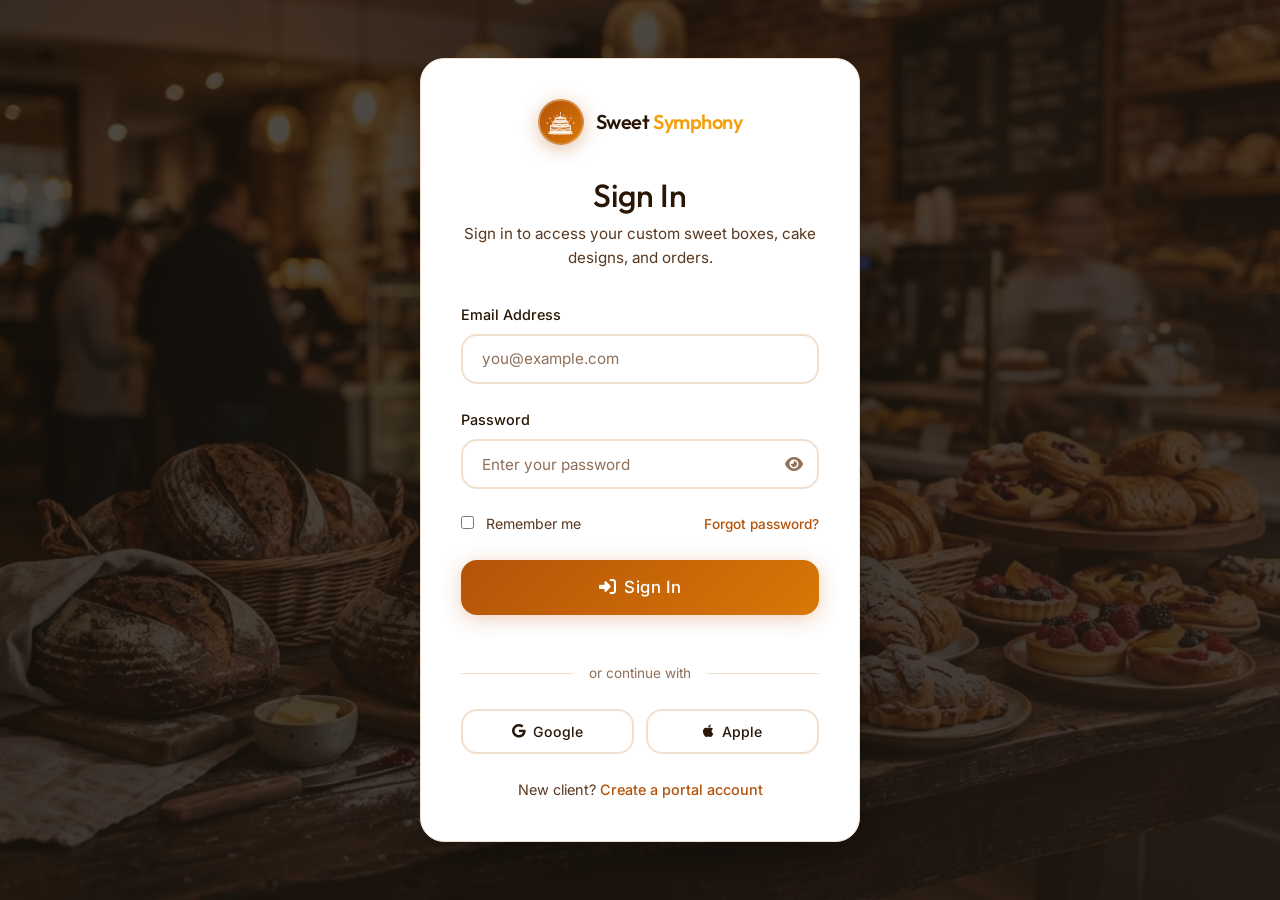
<file: pages/login.html>
<!DOCTYPE html>
<html lang="en" data-theme="light">
<head>
  <meta charset="UTF-8" />
  <meta name="viewport" content="width=device-width, initial-scale=1.0" />
  <meta name="description" content="Login to Sweet Symphony — Access your sweet orders, custom cake drawings, and loyalty points." />
  <title>Login — Sweet Symphony</title>
  <link rel="icon" href="data:image/svg+xml,<svg xmlns=%22http://www.w3.org/2000/svg%22 viewBox=%220 0 100 100%22><text y=%22.9em%22 font-size=%2290%22>🍰</text></svg>">
  <link rel="stylesheet" href="../assets/css/style.css" />
  <link rel="stylesheet" href="../assets/css/dark-mode.css" />
  <link id="rtl-stylesheet" rel="stylesheet" href="../assets/css/rtl.css" disabled />
  <link rel="stylesheet" href="https://cdnjs.cloudflare.com/ajax/libs/font-awesome/6.5.0/css/all.min.css" />
</head>
<body>

<div class="auth-container auth-login-bg">
  <div class="auth-form-side">
    <div class="auth-form-container">
      <a href="../index.html" class="auth-logo">
        <div class="brand-logo">
          <svg viewBox="16 26 68 54" fill="none" xmlns="http://www.w3.org/2000/svg" style="width:33px; height:33px; display:block;">
            <path d="M26 44Q28.5 44 28.5 41.5Q28.5 44 31 44Q28.5 44 28.5 46.5Q28.5 44 26 44Z" fill="#ffffff"/>
            <path d="M20 54Q22.5 54 22.5 51.5Q22.5 54 25 54Q22.5 54 22.5 56.5Q22.5 54 20 54Z" fill="#ffffff"/>
            <path d="M41 38Q43 38 43 36Q43 38 45 38Q43 38 43 40Q43 38 41 38Z" fill="#ffffff"/>
            <path d="M55 38Q57 38 57 36Q57 38 59 38Q57 38 57 40Q57 38 55 38Z" fill="#ffffff"/>
            <path d="M69 44Q71.5 44 71.5 41.5Q71.5 44 74 44Q71.5 44 71.5 46.5Q71.5 44 69 44Z" fill="#ffffff"/>
            <path d="M75 54Q77.5 54 77.5 51.5Q77.5 54 80 54Q77.5 54 77.5 56.5Q77.5 54 75 54Z" fill="#ffffff"/>
            <circle cx="37" cy="41" r="1" fill="#ffffff"/>
            <circle cx="63" cy="41" r="1" fill="#ffffff"/>
            <circle cx="32" cy="50" r="1" fill="#ffffff"/>
            <circle cx="68" cy="50" r="1" fill="#ffffff"/>
            <path d="M50 31C49 33 48.5 35 50 37.5C51.5 35 51 33 50 31Z" fill="#ffffff"/>
            <path d="M50 38C48 40.5 45.5 42 49 44.5C52.5 42 52 40.5 50 38Z" fill="#ffffff"/>
            <path d="M48 42C44.5 40 43 43.5 48.5 44.5Z" fill="#ffffff"/>
            <path d="M52 42C55.5 40 57 43.5 51.5 44.5Z" fill="#ffffff"/>
            <path d="M39 44C39 42.5 61 42.5 61 44V51.5C61 53.5 39 53.5 39 51.5Z" fill="#ffffff" fill-opacity="0.2" stroke="#ffffff" stroke-width="1.8"/>
            <path d="M39 44C39 45.5 61 45.5 61 44" stroke="#ffffff" stroke-width="1.8"/>
            <path d="M39.5 48.5C42.5 51 45.5 51 48.5 48.5C51.5 51 54.5 51 57.5 48.5C59.5 50 60.5 49.5 60.5 48.5" stroke="#ffffff" stroke-width="1.8" stroke-linecap="round" fill="none"/>
            <path d="M34.5 51C34.5 49 65.5 49 65.5 51V60.5C65.5 63 34.5 63 34.5 60.5Z" fill="#ffffff" fill-opacity="0.2" stroke="#ffffff" stroke-width="1.8"/>
            <path d="M34.5 51C34.5 53 65.5 53 65.5 51" stroke="#ffffff" stroke-width="1.8"/>
            <path d="M35 56.5C39 60 43.5 60 48 56.5C52.5 60 57 60 61 56.5C63.5 58.5 65 57.5 65 56.5" stroke="#ffffff" stroke-width="1.8" stroke-linecap="round" fill="none"/>
            <path d="M29.5 59.5C29.5 57 70.5 57 70.5 59.5V70C70.5 73.5 29.5 73.5 29.5 70Z" fill="#ffffff" fill-opacity="0.2" stroke="#ffffff" stroke-width="1.8"/>
            <path d="M29.5 59.5C29.5 62 70.5 62 70.5 59.5" stroke="#ffffff" stroke-width="1.8"/>
            <path d="M30 65C35 70 41 70 47.5 65C54 70 60 70 65 65C68 67.5 70 66.5 70 65" stroke="#ffffff" stroke-width="1.8" stroke-linecap="round" fill="none"/>
            <path d="M27 72C27 70 73 70 73 72C73 74.5 27 74.5 27 72Z" fill="#ffffff" fill-opacity="0.4" stroke="#ffffff" stroke-width="1.6"/>
            <path d="M25 75C25 73 75 73 75 75C75 77.5 25 77.5 25 75Z" fill="#ffffff" fill-opacity="0.6" stroke="#ffffff" stroke-width="1.6"/>
          </svg>
        </div>
        <span class="brand-name">Sweet <span>Symphony</span></span>
      </a>

      <h1 class="auth-title">Sign In</h1>
      <p class="auth-subtitle">Sign in to access your custom sweet boxes, cake designs, and orders.</p>

      <!-- Login form -->
      <form data-validate-form>
        <div class="form-group">
          <label class="form-label" for="email">Email Address</label>
          <input type="email" id="email" class="form-control" placeholder="you@example.com" data-validate="required,email" autocomplete="email" />
        </div>
        <div class="form-group">
          <label class="form-label" for="password">Password</label>
          <div class="password-toggle">
            <input type="password" id="password" class="form-control" placeholder="Enter your password" data-validate="required,minLength:6" autocomplete="current-password" />
            <button type="button" class="toggle-btn fas fa-eye" aria-label="Toggle password visibility"></button>
          </div>
        </div>
        <div class="form-group" style="display: flex; justify-content: space-between; align-items: center; flex-wrap: wrap; gap: 0.5rem; margin-top: 1rem; margin-bottom: 1.5rem;">
          <div class="checkbox-group">
            <input type="checkbox" id="remember" />
            <label for="remember" style="font-size: .88rem; color: var(--text-secondary); cursor: pointer;">Remember me</label>
          </div>
          <a href="#" style="font-size: .85rem; color: var(--primary); font-weight: 500; text-decoration: none;">Forgot password?</a>
        </div>
        <button type="submit" class="btn btn-primary btn-lg" style="width:100%;justify-content:center;margin-bottom:1.5rem;">
          <i class="fas fa-sign-in-alt"></i> Sign In
        </button>
        <div class="auth-divider">or continue with</div>

        <div class="social-signin">
          <button class="social-btn" type="button"><i class="fab fa-google"></i> Google</button>
          <button class="social-btn" type="button"><i class="fab fa-apple"></i> Apple</button>
        </div>
      </form>

      <div class="auth-footer">
        New client? <a href="register.html">Create a portal account</a>
      </div>
    </div>
  </div>
</div>

<script src="../assets/js/main.js"></script>
</body>
</html>
</file>
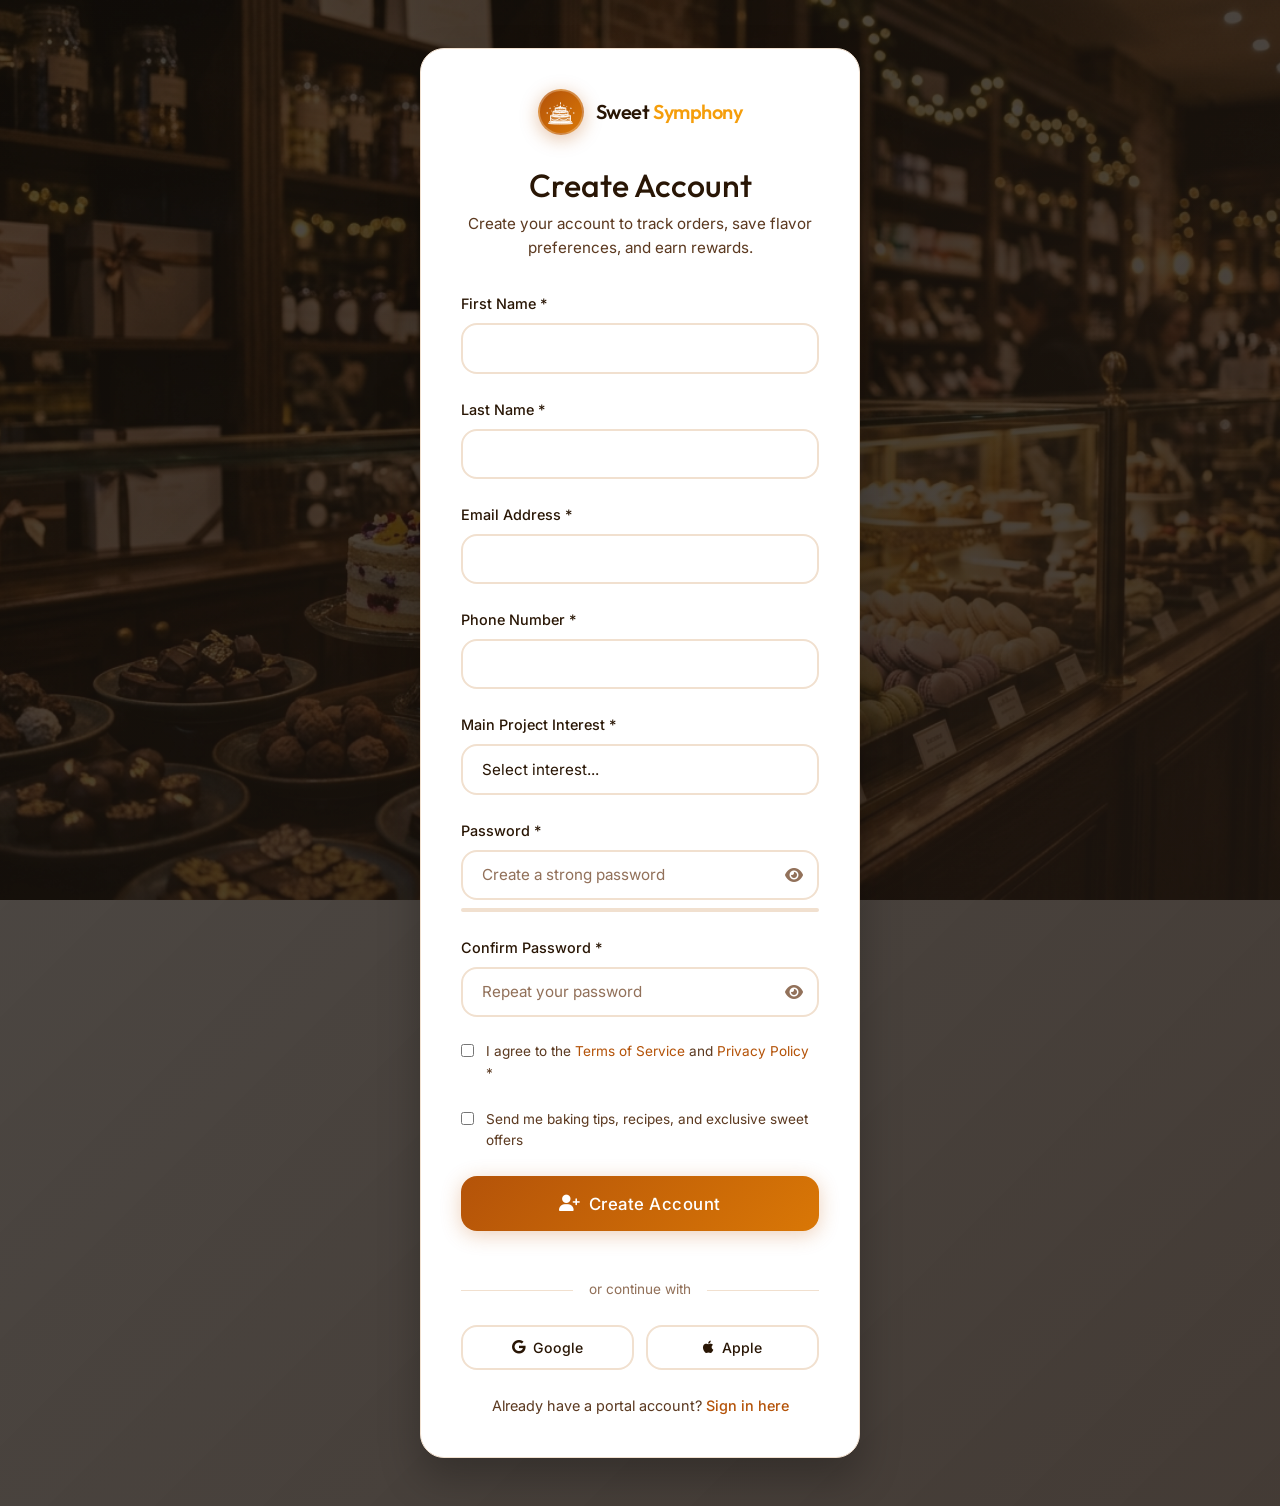
<file: pages/register.html>
<!DOCTYPE html>
<html lang="en" data-theme="light">
<head>
  <meta charset="UTF-8" />
  <meta name="viewport" content="width=device-width, initial-scale=1.0" />
  <meta name="description" content="Register at Sweet Symphony — Sign up to track your sweet orders and earn rewards points." />
  <title>Create Account — Sweet Symphony</title>
  <link rel="icon" href="data:image/svg+xml,<svg xmlns=%22http://www.w3.org/2000/svg%22 viewBox=%220 0 100 100%22><text y=%22.9em%22 font-size=%2290%22>🍰</text></svg>">
  <link rel="stylesheet" href="../assets/css/style.css" />
  <link rel="stylesheet" href="../assets/css/dark-mode.css" />
  <link id="rtl-stylesheet" rel="stylesheet" href="../assets/css/rtl.css" disabled />
  <link rel="stylesheet" href="https://cdnjs.cloudflare.com/ajax/libs/font-awesome/6.5.0/css/all.min.css" />
  <style>
    .progress-steps { display:flex;align-items:center;justify-content:center;gap:.5rem;margin-bottom:2rem; }
    .progress-step { width:32px;height:32px;border-radius:50%;display:flex;align-items:center;justify-content:center;font-weight:700;font-size:.85rem;transition:var(--transition); }
    .progress-step.active { background:var(--primary);color:#fff;box-shadow:0 4px 12px rgba(142,125,90,.3); }
    .progress-step.done { background:rgba(142,125,90,.15);color:var(--primary); }
    .progress-step.inactive { background:var(--bg-secondary);color:var(--text-light);border:2px solid var(--border); }
    .progress-line { flex:1;max-width:60px;height:2px;background:var(--border); }
    .progress-line.done { background:var(--primary); }
    .trial-banner { background:linear-gradient(135deg,rgba(142,125,90,.1),rgba(174,158,124,.1));border:1px solid rgba(142,125,90,.2);border-radius:var(--radius-md);padding:1rem 1.25rem;display:flex;align-items:center;gap:.75rem;margin-bottom:2rem; }
    .trial-banner i { color:var(--primary);font-size:1.2rem;flex-shrink:0; }
    .trial-banner p { font-size:.88rem;color:var(--text-secondary);margin:0; }
    .trial-banner strong { color:var(--primary); }
    .strength-bar { height:4px;border-radius:2px;background:var(--border);margin-top:.5rem;overflow:hidden; }
    .strength-fill { height:100%;border-radius:2px;transition:var(--transition);width:0; }
    .strength-label { font-size:.75rem;margin-top:.3rem; }
  </style>
</head>
<body>

<div class="auth-container auth-register-bg">
  <div class="auth-form-side">
    <div class="auth-form-container">
      <a href="../index.html" class="auth-logo">
        <div class="brand-logo">
          <svg viewBox="16 26 68 54" fill="none" xmlns="http://www.w3.org/2000/svg" style="width:33px; height:33px; display:block;">
            <path d="M26 44Q28.5 44 28.5 41.5Q28.5 44 31 44Q28.5 44 28.5 46.5Q28.5 44 26 44Z" fill="#ffffff"/>
            <path d="M20 54Q22.5 54 22.5 51.5Q22.5 54 25 54Q22.5 54 22.5 56.5Q22.5 54 20 54Z" fill="#ffffff"/>
            <path d="M41 38Q43 38 43 36Q43 38 45 38Q43 38 43 40Q43 38 41 38Z" fill="#ffffff"/>
            <path d="M55 38Q57 38 57 36Q57 38 59 38Q57 38 57 40Q57 38 55 38Z" fill="#ffffff"/>
            <path d="M69 44Q71.5 44 71.5 41.5Q71.5 44 74 44Q71.5 44 71.5 46.5Q71.5 44 69 44Z" fill="#ffffff"/>
            <path d="M75 54Q77.5 54 77.5 51.5Q77.5 54 80 54Q77.5 54 77.5 56.5Q77.5 54 75 54Z" fill="#ffffff"/>
            <circle cx="37" cy="41" r="1" fill="#ffffff"/>
            <circle cx="63" cy="41" r="1" fill="#ffffff"/>
            <circle cx="32" cy="50" r="1" fill="#ffffff"/>
            <circle cx="68" cy="50" r="1" fill="#ffffff"/>
            <path d="M50 31C49 33 48.5 35 50 37.5C51.5 35 51 33 50 31Z" fill="#ffffff"/>
            <path d="M50 38C48 40.5 45.5 42 49 44.5C52.5 42 52 40.5 50 38Z" fill="#ffffff"/>
            <path d="M48 42C44.5 40 43 43.5 48.5 44.5Z" fill="#ffffff"/>
            <path d="M52 42C55.5 40 57 43.5 51.5 44.5Z" fill="#ffffff"/>
            <path d="M39 44C39 42.5 61 42.5 61 44V51.5C61 53.5 39 53.5 39 51.5Z" fill="#ffffff" fill-opacity="0.2" stroke="#ffffff" stroke-width="1.8"/>
            <path d="M39 44C39 45.5 61 45.5 61 44" stroke="#ffffff" stroke-width="1.8"/>
            <path d="M39.5 48.5C42.5 51 45.5 51 48.5 48.5C51.5 51 54.5 51 57.5 48.5C59.5 50 60.5 49.5 60.5 48.5" stroke="#ffffff" stroke-width="1.8" stroke-linecap="round" fill="none"/>
            <path d="M34.5 51C34.5 49 65.5 49 65.5 51V60.5C65.5 63 34.5 63 34.5 60.5Z" fill="#ffffff" fill-opacity="0.2" stroke="#ffffff" stroke-width="1.8"/>
            <path d="M34.5 51C34.5 53 65.5 53 65.5 51" stroke="#ffffff" stroke-width="1.8"/>
            <path d="M35 56.5C39 60 43.5 60 48 56.5C52.5 60 57 60 61 56.5C63.5 58.5 65 57.5 65 56.5" stroke="#ffffff" stroke-width="1.8" stroke-linecap="round" fill="none"/>
            <path d="M29.5 59.5C29.5 57 70.5 57 70.5 59.5V70C70.5 73.5 29.5 73.5 29.5 70Z" fill="#ffffff" fill-opacity="0.2" stroke="#ffffff" stroke-width="1.8"/>
            <path d="M29.5 59.5C29.5 62 70.5 62 70.5 59.5" stroke="#ffffff" stroke-width="1.8"/>
            <path d="M30 65C35 70 41 70 47.5 65C54 70 60 70 65 65C68 67.5 70 66.5 70 65" stroke="#ffffff" stroke-width="1.8" stroke-linecap="round" fill="none"/>
            <path d="M27 72C27 70 73 70 73 72C73 74.5 27 74.5 27 72Z" fill="#ffffff" fill-opacity="0.4" stroke="#ffffff" stroke-width="1.6"/>
            <path d="M25 75C25 73 75 73 75 75C75 77.5 25 77.5 25 75Z" fill="#ffffff" fill-opacity="0.6" stroke="#ffffff" stroke-width="1.6"/>
          </svg>
        </div>
        <span class="brand-name">Sweet <span>Symphony</span></span>
      </a>

      <h1 class="auth-title">Create Account</h1>
      <p class="auth-subtitle">Create your account to track orders, save flavor preferences, and earn rewards.</p>

      <!-- Registration form -->
      <form data-validate-form>
        <div class="form-group">
          <label class="form-label" for="reg-fname">First Name *</label>
          <input type="text" id="reg-fname" class="form-control" placeholder="" data-validate="required" autocomplete="given-name" />
        </div>
        
        <div class="form-group">
          <label class="form-label" for="reg-lname">Last Name *</label>
          <input type="text" id="reg-lname" class="form-control" placeholder="" data-validate="required" autocomplete="family-name" />
        </div>
        
        <div class="form-group">
          <label class="form-label" for="reg-email">Email Address *</label>
          <input type="email" id="reg-email" class="form-control" placeholder="" data-validate="required,email" autocomplete="email" />
        </div>
        
        <div class="form-group">
          <label class="form-label" for="reg-phone">Phone Number *</label>
          <input type="tel" id="reg-phone" class="form-control" placeholder="" data-validate="required,phone" autocomplete="tel" />
        </div>
        
        <div class="form-group">
          <label class="form-label" for="reg-interest">Main Project Interest *</label>
          <select id="reg-interest" class="form-control" data-validate="required">
            <option value="">Select interest...</option>
            <option>Custom Birthday/Celebration Cakes</option>
            <option>Festive Sweet Boxes &amp; Hampers</option>
            <option>Event/Wedding Dessert Catering</option>
            <option>Artisanal Sourdough &amp; Pastries</option>
            <option>General Customer Account</option>
          </select>
        </div>
        
        <div class="form-group">
          <label class="form-label" for="reg-password">Password *</label>
          <div class="password-toggle">
            <input type="password" id="reg-password" class="form-control" placeholder="Create a strong password" data-validate="required,minLength:8" autocomplete="new-password" oninput="checkStrength(this.value)" />
            <button type="button" class="toggle-btn fas fa-eye" aria-label="Toggle password visibility"></button>
          </div>
          <div class="strength-bar"><div id="strength-fill" class="strength-fill"></div></div>
          <div id="strength-label" class="strength-label"></div>
        </div>
        
        <div class="form-group">
          <label class="form-label" for="reg-confirm">Confirm Password *</label>
          <div class="password-toggle">
            <input type="password" id="reg-confirm" class="form-control" placeholder="Repeat your password" data-validate="required,minLength:8" autocomplete="new-password" />
            <button type="button" class="toggle-btn fas fa-eye" aria-label="Toggle password visibility"></button>
          </div>
        </div>
        
        <div class="form-group">
          <div class="checkbox-group">
            <input type="checkbox" id="terms" required />
            <label for="terms" style="font-size:.85rem;color:var(--text-secondary);">I agree to the <a href="#" style="color:var(--primary)">Terms of Service</a> and <a href="#" style="color:var(--primary)">Privacy Policy</a> *</label>
          </div>
        </div>
        <div class="form-group">
          <div class="checkbox-group">
            <input type="checkbox" id="offers" />
            <label for="offers" style="font-size:.85rem;color:var(--text-secondary);">Send me baking tips, recipes, and exclusive sweet offers</label>
          </div>
        </div>
        <button type="submit" class="btn btn-primary btn-lg" style="width:100%;justify-content:center;margin-bottom:1.5rem;">
          <i class="fas fa-user-plus"></i> Create Account
        </button>

        <div class="auth-divider">or continue with</div>
        <div class="social-signin">
          <button class="social-btn" type="button"><i class="fab fa-google"></i> Google</button>
          <button class="social-btn" type="button"><i class="fab fa-apple"></i> Apple</button>
        </div>
      </form>

      <div class="auth-footer">
        Already have a portal account? <a href="login.html">Sign in here</a>
      </div>
    </div>
  </div>
</div>

<script src="../assets/js/main.js"></script>
<script>
  function checkStrength(val) {
    const fill = document.getElementById('strength-fill');
    const label = document.getElementById('strength-label');
    let score = 0;
    if (val.length >= 8) score++;
    if (/[A-Z]/.test(val)) score++;
    if (/[0-9]/.test(val)) score++;
    if (/[^A-Za-z0-9]/.test(val)) score++;
    const levels = [
      { width: '0%', color: '#ef4444', text: 'Too short' },
      { width: '25%', color: '#ef4444', text: 'Weak' },
      { width: '50%', color: '#f59e0b', text: 'Fair' },
      { width: '75%', color: '#10b981', text: 'Good' },
      { width: '100%', color: '#10b981', text: 'Strong ✓' },
    ];
    const l = levels[val.length === 0 ? 0 : score];
    fill.style.width = l.width;
    fill.style.background = l.color;
    label.textContent = l.text;
    label.style.color = l.color;
  }
</script>
</body>
</html>
</file>
<file: assets/css/style.css>
/* ============================================================
   SCALA DESIGN & FABRICATION STUDIO — MAIN STYLES
   ============================================================ */

@import url('https://fonts.googleapis.com/css2?family=Inter:wght@100..900&family=Outfit:wght@100..900&display=swap');

/* ── CSS Variables ── */
:root {
  --primary: #b45309;
  /* Warm Honey Amber */
  --primary-dark: #78350f;
  /* Rich Dark Chocolate */
  --primary-light: #d97706;
  /* Golden Pastry */
  --secondary: #1b1109;
  /* Deep Espresso Brown */
  --secondary-light: #291a0e;
  /* Warm Dark Mocha */
  --accent: #f59e0b;
  /* Sweet Honey Gold highlight */
  --accent-2: #b45309;
  --white: #ffffff;
  --off-white: #fdfaf5;
  /* Warm linen cream */
  --text-primary: #291605;
  /* Espresso Cocoa */
  --text-secondary: #5c3a21;
  /* Warm Coffee */
  --text-light: #92715a;
  /* Soft Sand */
  --bg-primary: #ffffff;
  --bg-secondary: #faf4eb;
  /* Warm Cream Linen */
  --bg-card: #ffffff;
  --card-overlay: rgba(255, 255, 255, 0.94);
  --border: #f1e0cf;
  /* Soft Dough Border */
  --shadow-sm: 0 2px 8px rgba(41, 22, 5, 0.04);
  --shadow-md: 0 8px 32px rgba(41, 22, 5, 0.06);
  --shadow-lg: 0 20px 60px rgba(41, 22, 5, 0.08);
  --shadow-xl: 0 30px 80px rgba(41, 22, 5, 0.12);
  --radius-sm: 8px;
  --radius-md: 16px;
  --radius-lg: 24px;
  --radius-xl: 40px;
  --radius-full: 999px;
  --font-display: 'Outfit', sans-serif;
  --font-body: 'Inter', sans-serif;
  --font-script: 'Outfit', sans-serif;
  /* Replaced cursive with Outfit for premium styling */
  --transition: all 0.3s cubic-bezier(0.4, 0, 0.2, 1);
  --transition-bounce: all 0.4s cubic-bezier(0.34, 1.56, 0.64, 1);
  --nav-height: 80px;
  --z-nav: 1000;
  --z-modal: 2000;
  --z-toast: 3000;
}

/* ── Reset & Base ── */
*,
*::before,
*::after {
  box-sizing: border-box;
  margin: 0;
  padding: 0;
}

html {
  scroll-behavior: smooth;
  font-size: 16px;
}

body {
  font-family: var(--font-body);
  color: var(--text-primary);
  background: var(--bg-primary);
  line-height: 1.6;
  font-weight: 410;
  /* between 400 and 430 */
  font-size: clamp(0.9rem, 1.5vw, 1.2rem);
  /* 14px to 19px */
  overflow-x: hidden;
  transition: background 0.4s ease, color 0.4s ease;
}

img {
  max-width: 100%;
  height: auto;
  display: block;
}

a {
  text-decoration: none;
  color: inherit;
  transition: var(--transition);
}

ul {
  list-style: none;
}

button {
  cursor: pointer;
  border: none;
  background: none;
  font-family: var(--font-body);
  font-weight: 510;
}

input,
textarea,
select {
  font-family: var(--font-body);
  font-weight: 410;
}

/* ── Typography ── */
h1,
h2,
h3,
h4,
h5,
h6 {
  font-family: var(--font-display);
  line-height: 1.2;
}

h1 {
  font-size: clamp(2.8rem, 6vw, 3.8rem);
  font-weight: 500;
  line-height: 1.15;
}

h2 {
  font-size: clamp(2rem, 4vw, 2.6rem);
  font-weight: 480;
  line-height: 1.2;
}

h3 {
  font-size: clamp(1.5rem, 2.5vw, 1.85rem);
  font-weight: 460;
  line-height: 1.25;
}

h4 {
  font-size: clamp(1.2rem, 2vw, 1.45rem);
  font-weight: 450;
}

h5 {
  font-size: clamp(1.05rem, 1.5vw, 1.25rem);
  font-weight: 450;
}

h6 {
  font-size: clamp(0.95rem, 1.2vw, 1.1rem);
  font-weight: 450;
}

p {
  color: var(--text-secondary);
  line-height: 1.6;
  font-weight: 410;
  font-size: clamp(0.9rem, 1.5vw, 1.2rem);
}

.section-label {
  font-family: var(--font-script);
  font-size: 1.1rem;
  font-weight: 500;
  text-transform: uppercase;
  letter-spacing: 0.1em;
  color: var(--primary);
  display: block;
  margin-bottom: 0.75rem;
  animation: fadeInUp 0.6s ease;
}

.section-title {
  color: var(--text-primary);
  margin-bottom: 1.25rem;
}

.section-desc {
  color: var(--text-secondary);
  font-size: clamp(1rem, 1.8vw, 1.3rem);
  /* Subheading / lead text: 16px to 21px */
  font-weight: 470;
  /* weight 450-500 */
  max-width: 700px;
  margin: 0 auto 3rem;
  line-height: 1.5;
}

.text-center {
  text-align: center;
}

strong,
b {
  font-weight: 500;
  /* Max weight for inline emphasis */
}

/* ── Buttons ── */
.btn {
  display: inline-flex;
  align-items: center;
  gap: 0.5rem;
  padding: 0.85rem 2rem;
  border-radius: var(--radius-full);
  font-family: var(--font-body);
  font-weight: 510;
  /* between 500 and 520 for buttons */
  font-size: clamp(0.9rem, 1.5vw, 1.2rem);
  letter-spacing: 0.5px;
  transition: var(--transition-bounce);
  position: relative;
  overflow: hidden;
}

.btn::before {
  content: '';
  position: absolute;
  inset: 0;
  background: rgba(255, 255, 255, 0.2);
  transform: scaleX(0);
  transform-origin: left;
  transition: transform 0.3s ease;
}

.btn:hover::before {
  transform: scaleX(1);
}

.btn-primary {
  background: linear-gradient(135deg, var(--primary), var(--primary-light));
  color: #fff;
  box-shadow: 0 4px 20px rgba(194, 99, 27, 0.3);
}

.btn-primary:hover {
  transform: translateY(-3px) scale(1.02);
  box-shadow: 0 8px 30px rgba(194, 99, 27, 0.45);
  color: #fff;
}

.btn-secondary {
  background: transparent;
  color: var(--primary);
  border: 2px solid var(--primary);
}

.btn-secondary:hover {
  background: var(--primary);
  color: #fff;
  transform: translateY(-3px);
  box-shadow: var(--shadow-md);
}

.btn-white {
  background: #fff;
  color: var(--primary);
  box-shadow: 0 4px 20px rgba(0, 0, 0, 0.1);
}

.btn-white:hover {
  transform: translateY(-3px);
  box-shadow: 0 8px 30px rgba(0, 0, 0, 0.15);
}

.btn-ghost {
  background: rgba(255, 255, 255, 0.08);
  color: #fff;
  border: 2px solid rgba(255, 255, 255, 0.3);
  backdrop-filter: blur(10px);
}

.btn-ghost:hover {
  background: rgba(255, 255, 255, 0.15);
  border-color: rgba(255, 255, 255, 0.7);
  transform: translateY(-3px);
}

.btn-accent {
  background: linear-gradient(135deg, var(--accent), var(--accent-2));
  color: var(--secondary);
  box-shadow: 0 4px 20px rgba(245, 166, 35, 0.3);
}

.btn-accent:hover {
  transform: translateY(-3px) scale(1.02);
  box-shadow: 0 8px 30px rgba(245, 166, 35, 0.45);
}

.btn-sm {
  padding: 0.6rem 1.4rem;
  font-size: 0.85rem;
}

.btn-lg {
  padding: 1.1rem 2.8rem;
  font-size: 1.05rem;
}

/* ── Header / Navigation ── */
.header {
  position: fixed;
  top: 0;
  left: 0;
  right: 0;
  height: var(--nav-height);
  z-index: var(--z-nav);
  transition: var(--transition);
  background: transparent;
}

.header.scrolled {
  background: var(--bg-primary);
  box-shadow: var(--shadow-md);
  backdrop-filter: blur(20px);
}

.header.scrolled.dark-nav {
  background: var(--secondary);
}

.nav-container {
  max-width: 1400px;
  margin: 0 auto;
  padding: 0 1.5rem;
  height: 100%;
  display: flex;
  align-items: center;
  justify-content: space-between;
}

/* Brand */
.brand {
  display: flex;
  align-items: center;
  gap: 0.75rem;
  flex-shrink: 0;
}

.brand-logo {
  width: 46px;
  height: 46px;
  background: linear-gradient(135deg, var(--primary), var(--primary-light));
  border-radius: 50%;
  display: flex;
  align-items: center;
  justify-content: center;
  transition: var(--transition-bounce);
  box-shadow: 0 4px 18px rgba(180, 83, 9, 0.35);
  border: 2px solid rgba(255, 255, 255, 0.25);
  flex-shrink: 0;
}

.brand-logo svg {
  width: 33px;
  height: 33px;
  display: block;
}

.brand:hover .brand-logo {
  transform: rotate(12deg) scale(1.08);
}

.brand-name {
  font-family: var(--font-display);
  font-weight: 580;
  font-size: 1.35rem;
  color: var(--white);
  letter-spacing: -0.5px;
  display: inline-flex;
  align-items: baseline;
  line-height: 1;
}

.brand-name span {
  color: var(--accent);
  font-family: var(--font-script);
  font-size: 1em;
  margin-left: 0.25rem;
}

.header.scrolled .brand-name {
  color: var(--text-primary);
}

/* Desktop Nav */
.nav-menu {
  display: none;
  align-items: center;
  gap: 0.25rem;
  position: absolute;
  left: 50%;
  transform: translateX(-50%);
}

.nav-link {
  display: inline-block;
  padding: 0.5rem 1rem;
  font-weight: 470;
  /* between 450 and 500 for nav links */
  font-size: 0.95rem;
  color: rgba(255, 255, 255, 0.9);
  border-radius: var(--radius-sm);
  transition: var(--transition);
  position: relative;
  letter-spacing: 0.3px;
}

.nav-link::after {
  content: '';
  position: absolute;
  bottom: -2px;
  left: 50%;
  right: 50%;
  height: 2px;
  background: var(--accent);
  transition: var(--transition);
  border-radius: 2px;
}

.nav-link:hover::after,
.nav-link.active::after {
  left: 10%;
  right: 10%;
}

.nav-link:hover,
.nav-link.active {
  color: var(--accent);
}

.header.scrolled .nav-link {
  color: var(--text-primary);
}

.header.scrolled .nav-link:hover,
.header.scrolled .nav-link.active {
  color: var(--primary);
}

.header.scrolled .nav-link::after {
  background: var(--primary);
}

/* Nav Actions */
.nav-actions {
  display: none;
  align-items: center;
  gap: 0.75rem;
}

.nav-icon-btn {
  width: 40px;
  height: 40px;
  border-radius: 50%;
  display: flex;
  align-items: center;
  justify-content: center;
  font-size: 1.1rem;
  color: rgba(255, 255, 255, 0.9);
  transition: var(--transition-bounce);
  background: rgba(255, 255, 255, 0.1);
  backdrop-filter: blur(10px);
}

.nav-icon-btn:hover {
  background: var(--primary);
  color: #fff;
  transform: scale(1.1);
}

.header.scrolled .nav-icon-btn {
  color: var(--text-primary);
  background: var(--bg-secondary);
}

/* Hamburger */
.hamburger {
  width: 44px;
  height: 44px;
  display: flex;
  flex-direction: column;
  justify-content: center;
  align-items: center;
  gap: 5px;
  cursor: pointer;
  border-radius: var(--radius-sm);
  transition: var(--transition);
  background: rgba(255, 255, 255, 0.1);
  backdrop-filter: blur(10px);
}

.hamburger span {
  display: block;
  width: 22px;
  height: 2px;
  background: #fff;
  border-radius: 2px;
  transition: var(--transition);
}

.hamburger:hover {
  background: rgba(255, 255, 255, 0.2);
}

.hamburger.active span:nth-child(1) {
  transform: translateY(7px) rotate(45deg);
}

.hamburger.active span:nth-child(2) {
  opacity: 0;
  transform: scaleX(0);
}

.hamburger.active span:nth-child(3) {
  transform: translateY(-7px) rotate(-45deg);
}

.header.scrolled .hamburger span {
  background: var(--text-primary);
}

.header.scrolled .hamburger {
  background: var(--bg-secondary);
}

/* Mobile Menu Overlay */
.mobile-menu {
  position: fixed;
  top: 0;
  left: 0;
  right: 0;
  bottom: 0;
  background: linear-gradient(135deg, var(--secondary) 0%, #2d1b3d 100%);
  z-index: calc(var(--z-nav) + 10);
  display: flex;
  flex-direction: column;
  justify-content: center;
  align-items: center;
  gap: 1.25rem;
  transform: translateX(100%);
  transition: transform 0.4s cubic-bezier(0.4, 0, 0.2, 1);
  padding: 2rem;
  overflow-y: auto;
  -webkit-overflow-scrolling: touch;
}

@media (max-height: 680px) {
  .mobile-menu {
    justify-content: flex-start;
    padding-top: 5rem;
    padding-bottom: 2rem;
    gap: 0.75rem;
  }

  .mobile-menu-actions {
    margin-top: 1rem;
  }
}

/* Tablet adjustments: menu starts at top instead of vertically centered */
@media (min-width: 768px) and (max-width: 1024px) {
  .mobile-menu {
    justify-content: flex-start;
    padding-top: 5rem;
  }
}

.mobile-menu.open {
  transform: translateX(0);
}

.mobile-menu .nav-link {
  font-size: 1.8rem;
  font-family: var(--font-display);
  color: rgba(255, 255, 255, 0.8);
  padding: 0.5rem 2rem;
  text-align: center;
  opacity: 0;
  transform: translateY(20px);
  transition: opacity 0.3s ease, transform 0.3s ease, color 0.3s ease;
}

.mobile-menu.open .nav-link {
  opacity: 1;
  transform: translateY(0);
}

.mobile-menu.open .nav-link:nth-child(1) {
  transition-delay: 0.1s;
}

.mobile-menu.open .nav-link:nth-child(2) {
  transition-delay: 0.15s;
}

.mobile-menu.open .nav-link:nth-child(3) {
  transition-delay: 0.2s;
}

.mobile-menu.open .nav-link:nth-child(4) {
  transition-delay: 0.25s;
}

.mobile-menu.open .nav-link:nth-child(5) {
  transition-delay: 0.3s;
}

.mobile-menu.open .nav-link:nth-child(6) {
  transition-delay: 0.35s;
}

.mobile-menu .nav-link:hover {
  color: var(--accent);
}

.mobile-menu-actions {
  display: flex;
  flex-direction: column;
  align-items: center;
  gap: 1rem;
  width: 100%;
  max-width: min(460px, 100%);
  margin-top: 1.5rem;
  opacity: 0;
  transform: translateY(20px);
  transition: opacity 0.3s ease 0.4s, transform 0.3s ease 0.4s;
}

.mobile-menu-row {
  display: flex;
  gap: 1rem;
  width: 100%;
  justify-content: center;
}

.mobile-menu-row .btn {
  flex: 1;
  min-width: 0 !important;
  justify-content: center;
}

.mobile-menu-actions>.btn {
  width: 100%;
}

.mobile-menu.open .mobile-menu-actions {
  opacity: 1;
  transform: translateY(0);
}

.mobile-close {
  position: absolute;
  top: 1.5rem;
  right: 1.5rem;
  width: 44px;
  height: 44px;
  background: rgba(255, 255, 255, 0.1);
  border-radius: 50%;
  display: flex;
  align-items: center;
  justify-content: center;
  color: #fff;
  font-size: 1.2rem;
  transition: var(--transition-bounce);
}

.mobile-close:hover {
  background: var(--primary);
  transform: rotate(90deg) scale(1.1);
}

/* ── Hero Section ── */
.hero {
  min-height: 75vh;
  position: relative;
  display: flex;
  align-items: center;
  overflow: hidden;
  background: linear-gradient(135deg, var(--secondary) 0%, #1d122b 50%, #0d0d1a 100%);
}

.hero-bg {
  position: absolute;
  inset: 0;
  overflow: hidden;
}

.hero-bg img {
  width: 100%;
  height: 100%;
  object-fit: cover;
  opacity: 0.5;
  transform: scale(1.1);
  animation: heroZoom 20s ease-in-out infinite alternate;
}

@keyframes heroZoom {
  0% {
    transform: scale(1.1);
  }

  100% {
    transform: scale(1.2);
  }
}

.hero-overlay {
  position: absolute;
  inset: 0;
  background: linear-gradient(135deg, rgba(26, 26, 46, 0.55) 0%, rgba(26, 26, 46, 0.3) 50%, rgba(201, 24, 74, 0.02) 100%);
}

.hero-particles {
  position: absolute;
  inset: 0;
  pointer-events: none;
}

.particle {
  position: absolute;
  width: 4px;
  height: 4px;
  background: var(--accent);
  border-radius: 50%;
  opacity: 0.6;
  animation: float var(--dur, 8s) ease-in-out infinite var(--delay, 0s);
}

@keyframes float {

  0%,
  100% {
    transform: translateY(0) rotate(0deg);
    opacity: 0.6;
  }

  50% {
    transform: translateY(-30px) rotate(180deg);
    opacity: 1;
  }
}

.hero-container {
  position: relative;
  max-width: 1400px;
  margin: 0 auto;
  padding: 3.5rem 1.5rem;
  padding-top: calc(var(--nav-height) + 3.5rem);
  width: 100%;
}

.hero-content {
  max-width: 750px;
  margin: 0 auto;
  text-align: center;
  display: flex;
  flex-direction: column;
  align-items: center;
  justify-content: center;
}

.hero-badge {
  display: inline-flex;
  align-items: center;
  gap: 0.5rem;
  background: rgba(233, 196, 106, 0.15);
  border: 1px solid rgba(233, 196, 106, 0.4);
  color: var(--accent);
  padding: 0.5rem 1.2rem;
  border-radius: var(--radius-full);
  font-size: 0.85rem;
  font-weight: 500;
  letter-spacing: 1px;
  text-transform: uppercase;
  margin-bottom: 1.5rem;
  animation: fadeInDown 0.8s ease;
  backdrop-filter: blur(10px);
}

.hero-badge i {
  animation: spin 4s linear infinite;
}

@keyframes spin {
  0% {
    transform: rotate(0deg);
  }

  100% {
    transform: rotate(360deg);
  }
}

.hero-title {
  font-size: clamp(2.4rem, 4.8vw, 3.4rem);
  color: #fff;
  margin-bottom: 1.25rem;
  animation: fadeInUp 0.8s ease 0.2s both;
  text-shadow: 0 4px 20px rgba(0, 0, 0, 0.3);
  line-height: 1.15;
}

.hero-title .accent-text {
  color: var(--accent);
  font-family: var(--font-script);
  font-size: 1.1em;
  display: block;
}

.hero-desc {
  color: rgba(255, 255, 255, 0.8);
  font-size: clamp(0.95rem, 1.3vw, 1.1rem);
  margin-bottom: 2rem;
  animation: fadeInUp 0.8s ease 0.4s both;
  max-width: 550px;
  margin-left: auto;
  margin-right: auto;
}

.hero-actions {
  display: flex;
  gap: 1rem;
  flex-wrap: wrap;
  justify-content: center;
  animation: fadeInUp 0.8s ease 0.6s both;
}

.hero-stats {
  display: flex;
  gap: 1.5rem;
  margin-top: 2rem;
  animation: fadeInUp 0.8s ease 0.8s both;
  flex-wrap: wrap;
  justify-content: center;
}

.hero-stat {
  text-align: center;
  padding: 0.85rem 1.5rem;
  background: var(--bg-card);
  border: 1.5px solid var(--border);
  border-radius: var(--radius-md);
  backdrop-filter: blur(12px);
  transition: var(--transition-bounce);
  box-shadow: var(--shadow-md);
}

.hero-stat:hover {
  transform: translateY(-5px);
  background: var(--bg-card);
  border-color: var(--primary);
  box-shadow: var(--shadow-lg);
}

.hero-stat-number {
  font-family: var(--font-display);
  font-size: 1.75rem;
  font-weight: 600;
  color: var(--primary);
  display: block;
}

.hero-stat-label {
  font-size: 0.82rem;
  color: var(--text-secondary);
  font-weight: 500;
  letter-spacing: 0.5px;
}

.hero-scroll {
  position: absolute;
  bottom: 2rem;
  left: 50%;
  transform: translateX(-50%);
  display: flex;
  flex-direction: column;
  align-items: center;
  gap: 0.5rem;
  color: rgba(255, 255, 255, 0.6);
  font-size: 0.8rem;
  letter-spacing: 1px;
  animation: fadeIn 1s ease 1.5s both;
}

.hero-scroll span {
  writing-mode: horizontal-tb;
}

.scroll-line {
  width: 1px;
  height: 50px;
  background: linear-gradient(to bottom, rgba(255, 255, 255, 0.6), transparent);
  animation: scrollPulse 2s ease-in-out infinite;
}

@keyframes scrollPulse {

  0%,
  100% {
    opacity: 0.4;
    transform: scaleY(1);
  }

  50% {
    opacity: 1;
    transform: scaleY(1.2);
  }
}

/* ── Section Common ── */
.section {
  padding: 6rem 1.5rem;
  position: relative;
  z-index: 1;
}

.section::before {
  content: '';
  position: absolute;
  inset: 0;
  background-size: cover;
  background-position: center;
  background-repeat: no-repeat;
  z-index: -1;
  pointer-events: none;
  transition: opacity 0.4s ease;
}

:root .section::before {
  opacity: 0.065; /* Faint watermark for light theme (more visible) */
}

[data-theme="dark"] .section::before {
  opacity: 0.045; /* Faint watermark for dark theme (more visible) */
  filter: invert(1) brightness(0.8) contrast(1.2);
}

.section:nth-of-type(odd)::before {
  background-image: url('../images/candy-bg-1.jpg');
}

.section:nth-of-type(even)::before {
  background-image: url('../images/candy-bg-2.png');
}

.section-sm {
  padding: 4rem 1.5rem;
}

.bg-secondary-section {
  background: var(--bg-secondary);
}

.container {
  max-width: 1200px;
  margin: 0 auto;
}

.container-lg {
  max-width: 1400px;
  margin: 0 auto;
}

/* ── Features Grid ── */
.features-grid {
  display: grid;
  grid-template-columns: repeat(auto-fit, minmax(280px, 1fr));
  gap: 2rem;
}

.feature-card {
  background: var(--bg-card);
  border: 1px solid var(--border);
  border-radius: var(--radius-lg);
  padding: 0 0 2.5rem 0;
  text-align: center;
  transition: var(--transition-bounce);
  position: relative;
  overflow: hidden;
  display: flex;
  flex-direction: column;
  height: 100%;
}

.feature-card-img-wrapper {
  width: 100%;
  height: 200px;
  overflow: hidden;
  margin-bottom: 1.5rem;
  border-bottom: 1px solid var(--border);
}

@media (min-width: 1024px) {
  .feature-card-img-wrapper {
    height: 220px;
  }
}

.feature-card-img {
  width: 100%;
  height: 100%;
  object-fit: cover;
  transition: transform 0.6s cubic-bezier(0.4, 0, 0.2, 1);
}

.feature-card:hover .feature-card-img {
  transform: scale(1.08);
}

.feature-card-content {
  padding: 0 2rem;
  display: flex;
  flex-direction: column;
  align-items: center;
  flex-grow: 1;
}

.feature-card::before {
  content: '';
  position: absolute;
  top: 0;
  left: 0;
  right: 0;
  height: 3px;
  background: linear-gradient(90deg, var(--primary), var(--accent));
  transform: scaleX(0);
  transform-origin: left;
  transition: var(--transition);
}

.feature-card:hover {
  transform: translateY(-8px);
  box-shadow: var(--shadow-lg);
}

.feature-card:hover::before {
  transform: scaleX(1);
}

.feature-icon {
  width: 70px;
  height: 70px;
  background: linear-gradient(135deg, rgba(194, 99, 27, 0.1), rgba(194, 99, 27, 0.05));
  border-radius: 50%;
  display: flex;
  align-items: center;
  justify-content: center;
  font-size: 1.8rem;
  margin: 0 auto 1.5rem;
  color: var(--primary);
  transition: var(--transition-bounce);
  border: 2px solid rgba(194, 99, 27, 0.15);
}

.feature-card:hover .feature-icon {
  background: linear-gradient(135deg, var(--primary), var(--primary-light));
  color: #fff;
  transform: scale(1.15) rotate(5deg);
  border-color: transparent;
  box-shadow: 0 8px 24px rgba(194, 99, 27, 0.35);
}

.feature-card h3 {
  margin-bottom: 0.75rem;
  font-size: 1.3rem;
  min-height: 2.8rem;
  display: flex;
  align-items: center;
  justify-content: center;
}

.feature-card p {
  font-size: 0.95rem;
  flex-grow: 1;
}

/* ── Classes Section ── */
.classes-grid {
  display: grid;
  grid-template-columns: repeat(auto-fit, minmax(300px, 1fr));
  gap: 2rem;
}

.class-card {
  border-radius: var(--radius-lg);
  overflow: hidden;
  background: var(--bg-card);
  box-shadow: var(--shadow-sm);
  transition: var(--transition-bounce);
  border: 1px solid var(--border);
  display: flex;
  flex-direction: column;
  height: 100%;
}

.class-card:hover {
  transform: translateY(-10px);
  box-shadow: var(--shadow-xl);
}

.class-card-img {
  position: relative;
  height: 220px;
  overflow: hidden;
  flex-shrink: 0;
}

.class-card-img img {
  width: 100%;
  height: 100%;
  object-fit: cover;
  transition: transform 0.6s ease;
}

.class-card:hover .class-card-img img {
  transform: scale(1.1);
}

.class-badge {
  position: absolute;
  top: 1rem;
  left: 1rem;
  background: linear-gradient(135deg, var(--primary), var(--primary-light));
  color: #fff;
  padding: 0.3rem 0.9rem;
  border-radius: var(--radius-full);
  font-size: 0.75rem;
  font-weight: 550;
  letter-spacing: 0.5px;
  text-transform: uppercase;
}

.class-card-body {
  padding: 1.5rem;
  display: flex;
  flex-direction: column;
  align-items: center;
  text-align: center;
  flex-grow: 1;
}

.class-card-body h3 {
  margin-bottom: 0.5rem;
  font-size: 1.2rem;
  min-height: 2.8rem;
  display: flex;
  align-items: center;
  justify-content: center;
}

.class-meta {
  display: flex;
  gap: 1rem;
  margin: 0.75rem 0;
  flex-wrap: wrap;
  justify-content: center;
}

.class-meta span {
  display: flex;
  align-items: center;
  gap: 0.3rem;
  font-size: 0.82rem;
  color: var(--text-light);
}

.class-meta span i {
  color: var(--primary);
}

.class-level {
  display: flex;
  gap: 4px;
  margin: 0.5rem 0 1rem;
  justify-content: center;
}

.level-dot {
  width: 8px;
  height: 8px;
  border-radius: 50%;
  background: var(--border);
}

.level-dot.filled {
  background: var(--primary);
}

.class-footer {
  display: flex;
  flex-direction: column;
  align-items: center;
  gap: 0.75rem;
  padding-top: 1rem;
  border-top: 1px solid var(--border);
  width: 100%;
  margin-top: auto;
}

.class-price {
  font-family: var(--font-display);
  font-weight: 550;
  font-size: 1.3rem;
  color: var(--primary);
}

.class-price span {
  font-size: 0.8rem;
  color: var(--text-light);
  font-family: var(--font-body);
}

/* ── Apparatus Section ── */
.apparatus-grid {
  display: grid;
  grid-template-columns: repeat(auto-fit, minmax(250px, 1fr));
  gap: 1.5rem;
}

@media (min-width: 768px) and (max-width: 1023px) {
  .apparatus-grid {
    grid-template-columns: repeat(2, 1fr);
  }

  .apparatus-grid .apparatus-card:nth-child(3) {
    grid-column: span 2;
    justify-self: center;
    width: 100%;
    max-width: 350px;
  }
}

.apparatus-card {
  position: relative;
  height: 350px;
  border-radius: var(--radius-lg);
  overflow: hidden;
  cursor: pointer;
}

.apparatus-card img {
  width: 100%;
  height: 100%;
  object-fit: cover;
  transition: transform 0.6s ease;
}

.apparatus-card:hover img {
  transform: scale(1.1);
}

.apparatus-overlay {
  position: absolute;
  inset: 0;
  background: linear-gradient(to top, rgba(26, 26, 46, 0.95) 0%, rgba(26, 26, 46, 0.3) 50%, transparent 100%);
  display: flex;
  flex-direction: column;
  justify-content: flex-end;
  align-items: center;
  text-align: center;
  padding: 2rem;
  transition: var(--transition);
}

.apparatus-card:hover .apparatus-overlay {
  background: linear-gradient(to top, rgba(201, 24, 74, 0.9) 0%, rgba(201, 24, 74, 0.5) 50%, transparent 100%);
}

.apparatus-overlay h3 {
  color: #fff;
  margin-bottom: 0.5rem;
}

.apparatus-overlay p {
  color: rgba(255, 255, 255, 0.8);
  font-size: 0.9rem;
  max-height: 0;
  overflow: hidden;
  transition: max-height 0.4s ease;
}

.apparatus-card:hover .apparatus-overlay p {
  max-height: 100px;
}

.apparatus-tag {
  display: inline-block;
  background: rgba(233, 196, 106, 0.3);
  border: 1px solid var(--accent);
  color: var(--accent);
  padding: 0.2rem 0.7rem;
  border-radius: var(--radius-full);
  font-size: 0.75rem;
  font-weight: 500;
  letter-spacing: 0.5px;
  margin-bottom: 0.75rem;
}

/* ── Gallery / Showcase ── */
.gallery-grid {
  display: grid;
  grid-template-columns: repeat(auto-fill, minmax(260px, 1fr));
  grid-auto-rows: 250px;
  gap: 1.25rem;
}

.gallery-item {
  position: relative;
  border-radius: var(--radius-md);
  overflow: hidden;
  cursor: pointer;
  height: 250px;
  width: 100%;
}

.gallery-item img {
  width: 100%;
  height: 100%;
  object-fit: cover;
  display: block;
  transition: transform 0.5s cubic-bezier(0.4, 0, 0.2, 1);
}

.gallery-item:hover img {
  transform: scale(1.08);
}

.gallery-item-overlay {
  position: absolute;
  inset: 0;
  background: linear-gradient(to top, rgba(20, 12, 6, 0.65) 0%, rgba(20, 12, 6, 0.15) 50%, rgba(0, 0, 0, 0.05) 100%);
  opacity: 0;
  display: flex;
  align-items: center;
  justify-content: center;
  transition: opacity 0.35s ease;
  backdrop-filter: brightness(1.05);
}

.gallery-item:hover .gallery-item-overlay {
  opacity: 1;
}

.gallery-item-overlay i {
  width: 52px;
  height: 52px;
  border-radius: 50%;
  background: rgba(255, 255, 255, 0.94);
  color: var(--primary-dark);
  display: flex;
  align-items: center;
  justify-content: center;
  font-size: 1.2rem;
  box-shadow: 0 8px 24px rgba(0, 0, 0, 0.35);
  transform: scale(0.75);
  transition: transform 0.35s cubic-bezier(0.34, 1.56, 0.64, 1), background 0.3s ease, color 0.3s ease;
}

.gallery-item:hover .gallery-item-overlay i {
  transform: scale(1);
}

.gallery-item-overlay i:hover {
  background: var(--primary);
  color: #ffffff;
}

/* ── Lightbox Modal ── */
.lightbox-modal {
  position: fixed;
  inset: 0;
  z-index: 9999;
  display: flex;
  align-items: center;
  justify-content: center;
  opacity: 0;
  visibility: hidden;
  transition: opacity 0.3s ease, visibility 0.3s ease;
  padding: 1.5rem;
}

.lightbox-modal.open {
  opacity: 1;
  visibility: visible;
}

.lightbox-overlay {
  position: absolute;
  inset: 0;
  background: rgba(15, 10, 5, 0.88);
  backdrop-filter: blur(12px);
}

.lightbox-content {
  position: relative;
  z-index: 10;
  width: 840px;
  max-width: 92vw;
  display: flex;
  flex-direction: column;
  align-items: center;
  justify-content: center;
  animation: lightboxZoom 0.35s cubic-bezier(0.34, 1.56, 0.64, 1);
}

@keyframes lightboxZoom {
  from {
    transform: scale(0.85);
    opacity: 0;
  }
  to {
    transform: scale(1);
    opacity: 1;
  }
}

.lightbox-img-wrapper {
  width: 100%;
  height: 500px;
  max-height: 70vh;
  border-radius: var(--radius-lg);
  overflow: hidden;
  box-shadow: 0 24px 60px rgba(0, 0, 0, 0.6);
  border: 3px solid rgba(255, 255, 255, 0.22);
  background: var(--bg-card);
}

.lightbox-img {
  width: 100%;
  height: 100%;
  object-fit: cover;
  display: block;
}

.lightbox-caption {
  color: #ffffff;
  font-family: var(--font-display);
  font-size: 1.1rem;
  margin-top: 1rem;
  text-align: center;
  font-weight: 500;
  letter-spacing: 0.3px;
}

.lightbox-close {
  position: absolute;
  top: -45px;
  right: 0;
  background: rgba(255, 255, 255, 0.2);
  color: #ffffff;
  border: none;
  width: 40px;
  height: 40px;
  border-radius: 50%;
  font-size: 1.6rem;
  cursor: pointer;
  display: flex;
  align-items: center;
  justify-content: center;
  transition: background 0.2s ease, transform 0.2s ease;
}

.lightbox-close:hover {
  background: var(--primary);
  transform: scale(1.1);
}

/* ── Party Packages ── */
.packages-grid {
  display: grid;
  grid-template-columns: repeat(auto-fit, minmax(280px, 1fr));
  gap: 2rem;
  align-items: start;
}

.package-card {
  background: var(--bg-card);
  border: 2px solid var(--border);
  border-radius: var(--radius-lg);
  padding: 2.5rem;
  text-align: center;
  display: flex;
  flex-direction: column;
  align-items: center;
  transition: var(--transition-bounce);
  position: relative;
  overflow: hidden;
  height: 100%;
}

.package-card.featured {
  border-color: var(--primary);
  background: linear-gradient(135deg, rgba(201, 24, 74, 0.05), rgba(255, 77, 109, 0.02));
  box-shadow: var(--shadow-lg);
  transform: scale(1.03);
}

.package-card:hover:not(.featured) {
  transform: translateY(-8px);
  box-shadow: var(--shadow-lg);
  border-color: var(--primary-light);
}

.package-card:hover.featured {
  transform: scale(1.03) translateY(-5px);
}

.package-badge {
  position: absolute;
  top: -1px;
  left: 50%;
  transform: translateX(-50%);
  background: linear-gradient(135deg, var(--primary), var(--accent));
  color: #fff;
  padding: 0.5rem 1.2rem;
  font-size: 0.75rem;
  font-weight: 550;
  letter-spacing: 1px;
  border-radius: 0 0 var(--radius-md) var(--radius-md);
}

.package-icon {
  font-size: 3rem;
  margin-bottom: 1rem;
  display: block;
  animation: pulse 3s ease-in-out infinite;
}

@keyframes pulse {

  0%,
  100% {
    transform: scale(1);
  }

  50% {
    transform: scale(1.05);
  }
}

.package-name {
  margin-bottom: 0.5rem;
  font-size: 1.4rem;
  color: var(--text-primary);
  min-height: 3rem;
  display: flex;
  align-items: center;
  justify-content: center;
}

.package-price {
  font-family: var(--font-display);
  font-size: 3rem;
  font-weight: 550;
  color: var(--primary);
  line-height: 1;
  margin: 1rem 0;
}

.package-price sup {
  font-size: 1.2rem;
  vertical-align: super;
}

.package-price sub {
  font-size: 0.9rem;
  color: var(--text-light);
  font-family: var(--font-body);
  vertical-align: bottom;
}

.package-desc {
  margin-bottom: 1.5rem;
  font-size: 0.9rem;
  min-height: 2.8rem;
  display: flex;
  align-items: center;
  justify-content: center;
}

.package-features {
  text-align: left;
  margin-bottom: 2rem;
  width: max-content;
  max-width: 100%;
  flex-grow: 1;
}

.package-card .btn {
  margin-top: auto;
}

.package-features li {
  display: flex;
  align-items: center;
  gap: 0.75rem;
  padding: 0.4rem 0;
  font-size: 0.9rem;
  color: var(--text-secondary);
  border-bottom: 1px solid var(--border);
}

.package-features li:last-child {
  border-bottom: none;
}

.package-features li i {
  color: var(--primary);
  font-size: 0.85rem;
  flex-shrink: 0;
}

/* ── Testimonials ── */
.testimonials-grid {
  display: grid;
  grid-template-columns: repeat(auto-fit, minmax(300px, 1fr));
  gap: 2rem;
}

.testimonial-card {
  background: var(--bg-card);
  border: 1px solid var(--border);
  border-radius: var(--radius-lg);
  padding: 2rem;
  transition: var(--transition-bounce);
  position: relative;
  display: flex;
  flex-direction: column;
  align-items: center;
  text-align: center;
  height: 100%;
}

.testimonial-card::before {
  content: '\201C';
  position: absolute;
  top: 1rem;
  right: 1.5rem;
  font-family: var(--font-display);
  font-size: 5rem;
  color: rgba(201, 24, 74, 0.15);
  line-height: 1;
}

.testimonial-card:hover {
  transform: translateY(-6px);
  box-shadow: var(--shadow-lg);
}

.testimonial-stars {
  color: var(--accent);
  margin-bottom: 1rem;
  font-size: 1rem;
}

.testimonial-text {
  font-style: italic;
  margin-bottom: 1.5rem;
  font-size: 0.95rem;
  flex-grow: 1;
  display: flex;
  align-items: center;
  justify-content: center;
}

.testimonial-author {
  display: flex;
  flex-direction: column;
  align-items: center;
  gap: 0.5rem;
  text-align: center;
  margin-top: auto;
}

.testimonial-avatar {
  width: 48px;
  height: 48px;
  border-radius: 50%;
  overflow: hidden;
  border: 2px solid var(--primary);
}

.testimonial-avatar img {
  width: 100%;
  height: 100%;
  object-fit: cover;
}

.testimonial-name {
  font-weight: 500;
  font-size: 0.95rem;
}

.testimonial-role {
  font-size: 0.8rem;
  color: var(--text-light);
}

/* ── CTA Banner ── */
.cta-banner {
  background: linear-gradient(135deg, var(--secondary) 0%, #2d1b3d 50%, var(--primary-dark) 100%);
  padding: 5rem 1.5rem;
  text-align: center;
  position: relative;
  overflow: hidden;
}

.cta-banner::before {
  content: '';
  position: absolute;
  top: -50%;
  left: -50%;
  width: 200%;
  height: 200%;
  background: radial-gradient(ellipse at center, rgba(201, 24, 74, 0.2) 0%, transparent 60%);
  animation: rotateBg 20s linear infinite;
}

@keyframes rotateBg {
  0% {
    transform: rotate(0deg);
  }

  100% {
    transform: rotate(360deg);
  }
}

.cta-banner h2 {
  color: #fff;
  margin-bottom: 1rem;
  position: relative;
}

.cta-banner p {
  color: rgba(255, 255, 255, 0.75);
  margin-bottom: 2.5rem;
  position: relative;
}

.cta-actions {
  display: flex;
  gap: 1rem;
  justify-content: center;
  flex-wrap: wrap;
  position: relative;
}

/* Ensure all buttons inside a section action area containing multiple buttons are of identical size */
.hero-actions .btn,
.cta-actions .btn,
.hero2-actions .btn,
.about-actions .btn,
.contact-actions .btn,
.mobile-menu-actions .btn {
  min-width: 300px;
  justify-content: center;
  align-items: center;
}

/* ── Membership ── */
.membership-section {
  background: linear-gradient(135deg, var(--bg-secondary) 0%, rgba(201, 24, 74, 0.03) 100%);
}

.membership-grid {
  display: grid;
  grid-template-columns: repeat(auto-fit, minmax(260px, 1fr));
  gap: 2rem;
}

.membership-card {
  background: var(--bg-card);
  border: 2px solid var(--border);
  border-radius: var(--radius-lg);
  padding: 2.5rem 2rem;
  text-align: center;
  transition: var(--transition-bounce);
  display: flex;
  flex-direction: column;
  align-items: center;
  height: 100%;
}

.membership-card:hover {
  transform: translateY(-8px);
  box-shadow: var(--shadow-xl);
  border-color: var(--primary-light);
}

.membership-card.popular {
  border-color: var(--primary);
  position: relative;
}

.popular-badge {
  position: absolute;
  top: -12px;
  left: 50%;
  transform: translateX(-50%);
  background: linear-gradient(135deg, var(--primary), var(--primary-light));
  color: #fff;
  padding: 0.25rem 1.2rem;
  border-radius: var(--radius-full);
  font-size: 0.78rem;
  font-weight: 550;
  letter-spacing: 1px;
  white-space: nowrap;
}

.membership-icon {
  width: 60px;
  height: 60px;
  background: linear-gradient(135deg, rgba(201, 24, 74, 0.1), rgba(255, 77, 109, 0.05));
  border-radius: 50%;
  display: flex;
  align-items: center;
  justify-content: center;
  font-size: 1.6rem;
  margin: 0 auto 1.5rem;
  color: var(--primary);
  border: 2px solid rgba(201, 24, 74, 0.2);
  transition: var(--transition-bounce);
}

.membership-card:hover .membership-icon {
  background: linear-gradient(135deg, var(--primary), var(--primary-light));
  color: #fff;
  transform: scale(1.1);
  border-color: transparent;
}

.membership-name {
  font-size: 1.3rem;
  margin-bottom: 0.5rem;
  min-height: 2.5rem;
  display: flex;
  align-items: center;
  justify-content: center;
}

.membership-price {
  font-family: var(--font-display);
  font-size: 2.8rem;
  font-weight: 550;
  color: var(--primary);
  margin: 0.75rem 0;
}

.membership-period {
  font-size: 0.85rem;
  color: var(--text-light);
  margin-bottom: 1.5rem;
}

.membership-features {
  text-align: left;
  margin-bottom: 2rem;
  width: max-content;
  max-width: 100%;
  flex-grow: 1;
}

.membership-card .btn {
  margin-top: auto;
}

.membership-features li {
  display: flex;
  align-items: center;
  gap: 0.6rem;
  padding: 0.35rem 0;
  font-size: 0.88rem;
  color: var(--text-secondary);
}

.membership-features li i {
  color: var(--primary);
  font-size: 0.8rem;
}

.membership-features li.excluded {
  text-decoration: line-through;
  opacity: 0.5;
}

.membership-features li.excluded i {
  color: var(--text-light);
}

/* ── Team Section ── */
.team-grid {
  display: grid;
  grid-template-columns: repeat(auto-fit, minmax(240px, 1fr));
  gap: 2rem;
}

.team-card {
  text-align: center;
  transition: var(--transition-bounce);
  display: flex;
  flex-direction: column;
  align-items: center;
  height: 100%;
}

.team-card:hover {
  transform: translateY(-8px);
}

.team-avatar {
  position: relative;
  width: 180px;
  height: 180px;
  margin: 0 auto 1.5rem;
  border-radius: 50%;
  overflow: hidden;
  border: 4px solid transparent;
  background: linear-gradient(var(--bg-card), var(--bg-card)) padding-box,
    linear-gradient(135deg, var(--primary), var(--accent)) border-box;
  transition: var(--transition);
}

.team-avatar img {
  width: 100%;
  height: 100%;
  object-fit: cover;
}

.team-card:hover .team-avatar {
  box-shadow: 0 12px 40px rgba(201, 24, 74, 0.3);
}

.team-social {
  position: absolute;
  inset: 0;
  background: rgba(201, 24, 74, 0.85);
  display: flex;
  align-items: center;
  justify-content: center;
  gap: 0.75rem;
  border-radius: 50%;
  opacity: 0;
  transition: var(--transition);
}

.team-card:hover .team-social {
  opacity: 1;
}

.team-social a {
  width: 36px;
  height: 36px;
  background: rgba(255, 255, 255, 0.2);
  border-radius: 50%;
  display: flex;
  align-items: center;
  justify-content: center;
  color: #fff;
  font-size: 0.9rem;
  transition: var(--transition-bounce);
}

.team-social a:hover {
  background: #fff;
  color: var(--primary);
  transform: scale(1.15);
}

.team-name {
  font-size: 1.2rem;
  margin-bottom: 0.3rem;
}

.team-role {
  color: var(--primary);
  font-size: 0.85rem;
  font-weight: 500;
  letter-spacing: 0.5px;
}

.team-desc {
  font-size: 0.88rem;
  margin-top: 0.5rem;
  flex-grow: 1;
}

/* ── Blog ── */
.blog-grid {
  display: grid;
  grid-template-columns: repeat(auto-fit, minmax(300px, 1fr));
  gap: 2rem;
}

.blog-card {
  background: var(--bg-card);
  border: 1px solid var(--border);
  border-radius: var(--radius-lg);
  overflow: hidden;
  transition: var(--transition-bounce);
  display: flex;
  flex-direction: column;
  height: 100%;
}

.blog-card:hover {
  transform: translateY(-8px);
  box-shadow: var(--shadow-xl);
}

.blog-card-img {
  height: auto;
  aspect-ratio: 1.5;
  overflow: hidden;
  position: relative;
  background-color: #F4EFEB;
}

@media (min-width: 1024px) {
  .blog-card-img {
    height: auto;
    aspect-ratio: 1.5;
  }
}

.blog-card-img img {
  width: 100%;
  height: 100%;
  object-fit: cover;
  transition: transform 0.5s ease;
}

.blog-card:hover .blog-card-img img {
  transform: scale(1.03);
}

.blog-category {
  position: absolute;
  top: 1rem;
  left: 1rem;
  background: var(--primary);
  color: #fff;
  padding: 0.25rem 0.8rem;
  border-radius: var(--radius-full);
  font-size: 0.75rem;
  font-weight: 550;
  letter-spacing: 0.5px;
}

.blog-card-body {
  padding: 1.5rem;
  display: flex;
  flex-direction: column;
  align-items: center;
  text-align: center;
  flex-grow: 1;
}

.blog-meta {
  display: flex;
  gap: 1rem;
  font-size: 0.8rem;
  color: var(--text-light);
  margin-bottom: 0.75rem;
  justify-content: center;
}

.blog-meta span {
  display: flex;
  align-items: center;
  gap: 0.3rem;
}

.blog-card-body h3 {
  font-size: 1.1rem;
  margin-bottom: 0.5rem;
  transition: var(--transition);
  min-height: 2.8rem;
  display: flex;
  align-items: center;
  justify-content: center;
}

.blog-card:hover h3 {
  color: var(--primary);
}

.blog-card-body p {
  font-size: 0.88rem;
  margin-bottom: 1rem;
  flex-grow: 1;
}

.blog-read-more {
  margin-top: auto;
  display: inline-flex;
  align-items: center;
  gap: 0.4rem;
  color: var(--primary);
  font-weight: 500;
  font-size: 0.88rem;
  transition: var(--transition);
  margin: 0 auto;
}

.blog-read-more:hover {
  gap: 0.7rem;
}

.blog-read-more:hover i {
  transform: translateX(3px);
}

/* ── Contact Section ── */
.contact-grid {
  display: grid;
  grid-template-columns: 1fr;
  gap: 3rem;
}

.contact-info h3 {
  margin-bottom: 1.5rem;
}

.contact-items {
  display: flex;
  flex-direction: column;
  gap: 1.5rem;
}

.contact-item {
  display: flex;
  gap: 1rem;
  align-items: flex-start;
  padding: 1.25rem;
  background: var(--bg-secondary);
  border-radius: var(--radius-md);
  border: 1px solid var(--border);
  transition: var(--transition-bounce);
}

.contact-item:hover {
  transform: translateX(5px);
  box-shadow: var(--shadow-md);
  border-color: var(--primary-light);
}

.contact-item-icon {
  width: 44px;
  height: 44px;
  background: linear-gradient(135deg, var(--primary), var(--primary-light));
  border-radius: var(--radius-sm);
  display: flex;
  align-items: center;
  justify-content: center;
  color: #fff;
  font-size: 1rem;
  flex-shrink: 0;
}

.contact-item-label {
  font-size: 0.78rem;
  color: var(--text-secondary);
  font-weight: 500;
  letter-spacing: 0.5px;
  text-transform: uppercase;
}

.contact-item-value {
  font-weight: 500;
  font-size: 0.95rem;
  color: var(--text-primary);
}

.social-links {
  display: flex;
  gap: 0.75rem;
  margin-top: 2rem;
}

.social-link {
  width: 44px;
  height: 44px;
  background: var(--bg-secondary);
  border: 1px solid var(--border);
  border-radius: 50%;
  display: flex;
  align-items: center;
  justify-content: center;
  color: var(--text-secondary);
  font-size: 1rem;
  transition: var(--transition-bounce);
}

.social-link:hover {
  background: var(--primary);
  color: #fff;
  border-color: var(--primary);
  transform: translateY(-4px) scale(1.1);
}

/* ── Forms ── */
.form-group {
  margin-bottom: 1.5rem;
}

.form-label {
  display: block;
  font-weight: 500;
  font-size: 0.9rem;
  margin-bottom: 0.5rem;
  color: var(--text-primary);
}

.form-control {
  width: 100%;
  padding: 0.85rem 1.2rem;
  border: 2px solid var(--border);
  border-radius: var(--radius-md);
  background: var(--bg-primary);
  color: var(--text-primary);
  font-family: var(--font-body);
  font-size: 0.95rem;
  transition: var(--transition);
  outline: none;
}

.form-control:focus {
  border-color: var(--primary);
  box-shadow: 0 0 0 3px rgba(201, 24, 74, 0.12);
}

.form-control::placeholder {
  color: var(--text-light);
}

.form-control.error {
  border-color: #ef4444;
}

.form-error {
  color: #ef4444;
  font-size: 0.8rem;
  margin-top: 0.4rem;
  display: flex;
  align-items: center;
  gap: 0.3rem;
}

.form-row {
  display: grid;
  grid-template-columns: 1fr 1fr;
  gap: 1rem;
}

textarea.form-control {
  resize: vertical;
  min-height: 120px;
}

select.form-control {
  appearance: none;
  cursor: pointer;
}

/* Auth pages */
.auth-container {
  min-height: 100vh;
  display: flex;
  align-items: center;
  justify-content: center;
  background: var(--bg-primary);
  width: 100%;
}

.auth-container.auth-login-bg {
  background: linear-gradient(135deg, rgba(20, 15, 10, 0.75), rgba(35, 25, 18, 0.85)), url('../images/auth-login-bg.jpg') center/cover no-repeat fixed;
}

.auth-container.auth-register-bg {
  background: linear-gradient(135deg, rgba(20, 15, 10, 0.75), rgba(35, 25, 18, 0.85)), url('../images/auth-register-bg.jpg') center/cover no-repeat fixed;
}

.auth-side {
  display: none;
}

.auth-form-side {
  position: relative;
  display: flex;
  flex-direction: column;
  justify-content: center;
  align-items: center;
  padding: 6rem 1.5rem 3rem;
  min-height: 100vh;
  width: 100%;
}

.auth-form-container {
  max-width: 440px;
  margin: 0 auto;
  width: 100%;
  background: var(--bg-card);
  backdrop-filter: blur(16px);
  -webkit-backdrop-filter: blur(16px);
  padding: 2.5rem;
  border-radius: var(--radius-lg);
  border: 1px solid var(--border);
  box-shadow: 0 20px 40px rgba(0, 0, 0, 0.25);
  position: relative;
  transition: var(--transition);
}

.auth-controls {
  position: absolute;
  top: 1.5rem;
  right: 1.5rem;
  display: flex;
  gap: 0.5rem;
  z-index: 1000;
}

.auth-controls .nav-icon-btn {
  width: 40px;
  height: 40px;
  border-radius: 50%;
  display: flex;
  align-items: center;
  justify-content: center;
  font-size: 1.1rem;
  color: var(--text-primary);
  background: var(--bg-secondary);
  border: 1px solid var(--border);
  box-shadow: var(--shadow-sm);
  transition: var(--transition-bounce);
}

.auth-controls .nav-icon-btn:hover {
  background: var(--primary);
  color: #fff;
  border-color: var(--primary);
  transform: translateY(-2px);
}

.auth-logo {
  display: flex;
  align-items: center;
  justify-content: center;
  gap: 0.75rem;
  margin-bottom: 2rem;
  text-decoration: none;
}

.auth-logo .brand-name {
  color: var(--text-primary);
  font-size: 1.25rem;
}

.auth-title {
  font-size: 2rem;
  margin-bottom: 0.5rem;
  text-align: center;
}

.auth-subtitle {
  color: var(--text-secondary);
  margin-bottom: 2rem;
  font-size: 0.95rem;
  text-align: center;
}

.auth-divider {
  display: flex;
  align-items: center;
  gap: 1rem;
  margin: 1.5rem 0;
  color: var(--text-light);
  font-size: 0.85rem;
}

.auth-divider::before,
.auth-divider::after {
  content: '';
  flex: 1;
  height: 1px;
  background: var(--border);
}

.auth-footer {
  text-align: center;
  margin-top: 1.5rem;
  font-size: 0.9rem;
  color: var(--text-secondary);
}

.auth-footer a {
  color: var(--primary);
  font-weight: 500;
}

.auth-footer a:hover {
  text-decoration: underline;
}

/* Standardized corner radius consistency on auth pages */
.auth-form-container .form-control,
.auth-form-container .btn,
.auth-form-container .social-btn {
  border-radius: var(--radius-md) !important;
}

/* Global Social Sign-In Styles */
.social-signin {
  display: flex;
  gap: 0.75rem;
  justify-content: center;
  width: 100%;
}

.social-btn {
  flex: 1;
  display: flex;
  align-items: center;
  justify-content: center;
  gap: 0.5rem;
  padding: 0.75rem;
  border: 2px solid var(--border);
  border-radius: var(--radius-md);
  font-weight: 500;
  font-size: 0.88rem;
  color: var(--text-primary);
  background: var(--bg-card);
  transition: var(--transition-bounce);
  cursor: pointer;
}

.social-btn:hover {
  border-color: var(--primary);
  color: var(--primary);
  transform: translateY(-3px);
  box-shadow: var(--shadow-md);
}

/* Responsive styles for Auth pages (mainly for 360px) */
@media (max-width: 480px) {
  .auth-form-side {
    padding: 5rem 1rem 2rem;
  }

  .auth-form-container {
    padding: 2rem 1.25rem;
    border-radius: var(--radius-md);
  }

  .auth-controls {
    position: absolute;
    top: 1rem;
    right: 1rem;
    bottom: auto;
  }
}

/* RTL overrides for Auth controls */
[dir="rtl"] .auth-controls {
  right: auto;
  left: 1.5rem;
}

@media (max-width: 480px) {
  [dir="rtl"] .auth-controls {
    right: auto;
    left: 1rem;
  }
}

.checkbox-group {
  display: flex;
  align-items: flex-start;
  gap: 0.75rem;
}

.checkbox-group input {
  margin-top: 3px;
  accent-color: var(--primary);
}

.password-toggle {
  position: relative;
}

.password-toggle .toggle-btn {
  position: absolute;
  right: 1rem;
  top: 50%;
  transform: translateY(-50%);
  color: var(--text-light);
  font-size: 1rem;
  transition: var(--transition);
}

.password-toggle .toggle-btn:hover {
  color: var(--primary);
}

/* ── Map ── */
.map-container {
  border-radius: var(--radius-lg);
  overflow: hidden;
  height: 350px;
  background: var(--bg-secondary);
  display: flex;
  align-items: center;
  justify-content: center;
  border: 2px solid var(--border);
  margin-top: 2rem;
  position: relative;
}

.map-placeholder {
  text-align: center;
  color: var(--text-light);
  display: flex;
  flex-direction: column;
  align-items: center;
  gap: 0.75rem;
}

.map-placeholder i {
  font-size: 3rem;
  color: var(--primary);
  opacity: 0.5;
}

/* ── FAQ ── */
.faq-item {
  background: var(--bg-card);
  border: 1px solid var(--border);
  border-radius: var(--radius-md);
  margin-bottom: 1rem;
  overflow: hidden;
  transition: var(--transition);
}

.faq-item:hover {
  border-color: var(--primary-light);
}

.faq-question {
  padding: 1.25rem 1.5rem;
  display: flex;
  align-items: center;
  justify-content: space-between;
  cursor: pointer;
  font-weight: 500;
  font-size: 0.95rem;
  user-select: none;
}

.faq-question i {
  color: var(--primary);
  transition: var(--transition);
  flex-shrink: 0;
}

.faq-item.open .faq-question i {
  transform: rotate(180deg);
}

.faq-answer {
  max-height: 0;
  overflow: hidden;
  transition: max-height 0.4s ease;
  padding: 0 1.5rem;
}

.faq-item.open .faq-answer {
  max-height: 300px;
  padding-bottom: 1.25rem;
}

.faq-answer p {
  font-size: 0.9rem;
}

/* ── Page Header ── */
.page-header {
  padding: 8rem 1.5rem 5rem;
  background: linear-gradient(135deg, var(--secondary), #241a13, var(--primary-dark));
  position: relative;
  overflow: hidden;
}

.page-header::before {
  content: '';
  position: absolute;
  inset: 0;
  background: radial-gradient(ellipse at center, rgba(194, 99, 27, 0.15) 0%, transparent 60%);
  animation: rotateBg 15s linear infinite;
  z-index: 1;
}

.page-header h1 {
  color: #fff;
  position: relative;
  z-index: 2;
  margin-bottom: 1rem;
}

.page-header p {
  color: rgba(255, 255, 255, 0.8);
  max-width: 700px;
  margin: 0 auto;
  position: relative;
  z-index: 2;
}

.page-header-container {
  display: flex;
  flex-direction: column;
  align-items: center;
  gap: 2rem;
  max-width: 1200px;
  margin: 0 auto;
  position: relative;
  z-index: 2;
}

.page-header-content {
  display: flex;
  flex-direction: column;
  justify-content: center;
  align-items: center;
  text-align: center;
  width: 100%;
}

.page-header-image {
  width: 100%;
  max-width: 480px;
  border-radius: var(--radius-md);
  overflow: hidden;
  box-shadow: 0 12px 40px rgba(0, 0, 0, 0.35);
  border: 2px solid rgba(255, 255, 255, 0.1);
  transition: var(--transition-bounce);
}

.page-header-image:hover {
  transform: scale(1.02);
  border-color: var(--primary);
}

.page-header-image img {
  width: 100%;
  height: 280px;
  object-fit: cover;
  display: block;
}

@media (min-width: 1024px) {
  .page-header {
    padding: 7.5rem 2rem 5rem;
  }

  .page-header-container {
    flex-direction: row;
    align-items: center;
    justify-content: space-between;
    gap: 4rem;
  }

  .page-header-content {
    flex: 1.2;
    text-align: center;
    align-items: center;
  }

  .page-header-image {
    flex: 1;
    max-width: 500px;
  }

  .page-header-image img {
    height: 240px;
  }
}

@media (max-width: 1023px) {
  .page-header {
    padding: 7.5rem 1.5rem 4.5rem;
  }

  .page-header-container {
    flex-direction: column;
    gap: 2.5rem;
  }

  .page-header-content {
    text-align: center;
    align-items: center;
  }

  .page-header-image {
    max-width: 440px;
    margin: 0 auto;
  }
}

.breadcrumb {
  display: flex;
  align-items: center;
  justify-content: center;
  gap: 0.5rem;
  margin-bottom: 1rem;
  font-size: 0.85rem;
  position: relative;
}

.breadcrumb a {
  color: rgba(255, 255, 255, 0.6);
  transition: var(--transition);
}

.breadcrumb a:hover {
  color: var(--accent);
}

.breadcrumb span {
  color: rgba(255, 255, 255, 0.4);
}

.breadcrumb .current {
  color: var(--accent);
}

/* ── Footer ── */
.footer {
  background: var(--bg-primary);
  padding: 5rem 1.5rem 0;
  color: var(--text-secondary);
  border-top: 1px solid var(--border);
  transition: var(--transition);
}

.footer-grid {
  display: grid;
  grid-template-columns: 1.5fr 1fr 1fr 1fr;
  gap: 3rem;
  max-width: 1400px;
  margin: 0 auto;
  padding-bottom: 3rem;
  border-bottom: 1px solid var(--border);
}

.footer-brand {
  grid-column: 1;
}

.footer .brand-name {
  color: var(--text-primary) !important;
}

.footer-brand-logo {
  display: flex;
  align-items: center;
  gap: 0.75rem;
  margin-bottom: 1.25rem;
}

.footer-brand-name {
  font-family: var(--font-display);
  font-weight: 550;
  color: var(--text-primary);
  font-size: 1.3rem;
}

.footer-brand-tagline {
  color: var(--primary);
  font-family: var(--font-script);
  font-size: 0.95rem;
}

.footer-desc {
  font-size: 0.9rem;
  line-height: 1.7;
  margin-bottom: 1.5rem;
  color: var(--text-secondary);
}

.footer-heading {
  font-family: var(--font-display);
  font-size: 1.05rem;
  font-weight: 600;
  color: var(--text-primary);
  margin: 0 0 1.25rem 0;
  position: relative;
  padding: 0 0 0.65rem 0;
  line-height: 1.3;
}

.footer-heading::after {
  content: '';
  position: absolute;
  bottom: 0;
  left: 0;
  width: 32px;
  height: 2.5px;
  background: linear-gradient(90deg, var(--primary), var(--accent));
  border-radius: 2px;
}

.footer-links {
  list-style: none;
  padding: 0;
  margin: 0;
  display: flex;
  flex-direction: column;
  gap: 0.7rem;
}

.footer-link {
  color: var(--text-secondary);
  font-size: 0.9rem;
  line-height: 1.4;
  transition: var(--transition);
  display: inline-flex;
  align-items: center;
  gap: 0.6rem;
  padding: 0;
  margin: 0;
}

.footer-link i {
  width: 18px;
  text-align: center;
  flex-shrink: 0;
  color: var(--primary);
  transition: color 0.3s ease, transform 0.3s ease;
}

.footer-link:hover {
  color: var(--primary);
}

.footer-link:hover i {
  color: var(--accent);
  transform: scale(1.15);
}

.footer-bottom {
  max-width: 1400px;
  margin: 0 auto;
  padding: 1.5rem 0;
  display: flex;
  align-items: center;
  justify-content: space-between;
  flex-wrap: wrap;
  gap: 1rem;
  font-size: 0.82rem;
  color: var(--text-light);
  border-top: 1px solid var(--border);
}

.footer-bottom-links {
  display: flex;
  gap: 1.5rem;
}

.footer-bottom-links a {
  color: var(--text-light);
  transition: var(--transition);
}

.footer-bottom-links a:hover {
  color: var(--primary);
}

/* ── Schedule Table ── */
.table-responsive {
  width: 100%;
  overflow-x: auto;
  -webkit-overflow-scrolling: touch;
  border-radius: var(--radius-lg);
  box-shadow: var(--shadow-sm);
  border: 1px solid var(--border);
  margin-bottom: 1.5rem;
}

.schedule-table {
  width: 100%;
  min-width: 600px;
  border-collapse: collapse;
}

.schedule-table th {
  background: linear-gradient(135deg, var(--primary), var(--primary-light));
  color: #fff;
  padding: 1rem;
  text-align: left;
  font-family: var(--font-body);
  font-weight: 500;
  font-size: 0.9rem;
}

.schedule-table td {
  padding: 0.85rem 1rem;
  border-bottom: 1px solid var(--border);
  font-size: 0.88rem;
  color: var(--text-secondary);
  background: var(--bg-card);
}

.schedule-table tr:hover td {
  background: rgba(201, 24, 74, 0.04);
}

.schedule-table tr:last-child td {
  border-bottom: none;
}

.class-tag {
  display: inline-flex;
  padding: 0.25rem 0.75rem;
  border-radius: var(--radius-full);
  font-size: 0.75rem;
  font-weight: 550;
  letter-spacing: 0.5px;
  white-space: nowrap;
}

.tag-pole {
  background: rgba(142, 125, 90, 0.15);
  color: var(--primary-dark);
}

.tag-aerial {
  background: rgba(174, 158, 124, 0.2);
  color: var(--primary);
}

.tag-lyra {
  background: rgba(92, 90, 84, 0.12);
  color: var(--text-secondary);
}

.tag-silks {
  background: rgba(156, 153, 144, 0.15);
  color: var(--text-light);
}

/* ── Stats / Counter ── */
.stats-grid {
  display: grid;
  grid-template-columns: repeat(auto-fit, minmax(200px, 1fr));
  gap: 2rem;
}

.stat-card {
  text-align: center;
  padding: 2.5rem 1.5rem;
  background: var(--bg-card);
  border: 1px solid var(--border);
  border-radius: var(--radius-lg);
  transition: var(--transition-bounce);
  position: relative;
  overflow: hidden;
}

.stat-card::after {
  content: '';
  position: absolute;
  bottom: 0;
  left: 0;
  right: 0;
  height: 3px;
  background: linear-gradient(90deg, var(--primary), var(--accent));
  transform: scaleX(0);
  transition: var(--transition);
}

.stat-card:hover {
  transform: translateY(-6px);
  box-shadow: var(--shadow-lg);
}

.stat-card:hover::after {
  transform: scaleX(1);
}

.stat-number {
  font-family: var(--font-display);
  font-size: 3rem;
  font-weight: 550;
  color: var(--primary);
  display: block;
  line-height: 1;
  margin-bottom: 0.5rem;
}

.stat-label {
  font-weight: 500;
  font-size: 0.9rem;
  color: var(--text-primary);
}

.stat-sublabel {
  font-size: 0.8rem;
  color: var(--text-light);
  margin-top: 0.3rem;
}

/* ── Video Banner ── */
.video-banner {
  position: relative;
  height: 500px;
  overflow: hidden;
  border-radius: var(--radius-xl);
  margin: 0 1.5rem;
}

.video-banner-bg {
  width: 100%;
  height: 100%;
  object-fit: cover;
}

.video-banner-overlay {
  position: absolute;
  inset: 0;
  background: linear-gradient(135deg, rgba(26, 26, 46, 0.8), rgba(201, 24, 74, 0.4));
  display: flex;
  align-items: center;
  justify-content: center;
}

.play-btn {
  width: 90px;
  height: 90px;
  background: rgba(255, 255, 255, 0.9);
  border-radius: 50%;
  display: flex;
  align-items: center;
  justify-content: center;
  font-size: 2rem;
  color: var(--primary);
  transition: var(--transition-bounce);
  box-shadow: 0 8px 40px rgba(0, 0, 0, 0.3);
}

.play-btn:hover {
  transform: scale(1.15);
  background: #fff;
  box-shadow: 0 12px 50px rgba(0, 0, 0, 0.4);
}

/* ── Process Steps ── */
.steps-grid {
  display: grid;
  grid-template-columns: repeat(auto-fit, minmax(220px, 1fr));
  gap: 2rem;
  position: relative;
}

.step-card {
  text-align: center;
  padding: 2rem 1.5rem;
  position: relative;
}

.step-number {
  width: 60px;
  height: 60px;
  background: linear-gradient(135deg, var(--primary), var(--primary-light));
  color: #fff;
  border-radius: 50%;
  display: flex;
  align-items: center;
  justify-content: center;
  font-family: var(--font-display);
  font-size: 1.3rem;
  font-weight: 550;
  margin: 0 auto 1.5rem;
  box-shadow: 0 4px 20px rgba(201, 24, 74, 0.35);
  transition: var(--transition-bounce);
}

.step-card:hover .step-number {
  transform: scale(1.15) rotate(10deg);
}

.step-card h3 {
  margin-bottom: 0.5rem;
  font-size: 1.15rem;
}

/* ── Animations ── */
@keyframes fadeIn {
  from {
    opacity: 0;
  }

  to {
    opacity: 1;
  }
}

@keyframes fadeInUp {
  from {
    opacity: 0;
    transform: translateY(30px);
  }

  to {
    opacity: 1;
    transform: translateY(0);
  }
}

@keyframes fadeInDown {
  from {
    opacity: 0;
    transform: translateY(-20px);
  }

  to {
    opacity: 1;
    transform: translateY(0);
  }
}

@keyframes fadeInLeft {
  from {
    opacity: 0;
    transform: translateX(-30px);
  }

  to {
    opacity: 1;
    transform: translateX(0);
  }
}

@keyframes fadeInRight {
  from {
    opacity: 0;
    transform: translateX(30px);
  }

  to {
    opacity: 1;
    transform: translateX(0);
  }
}

@keyframes shimmer {
  0% {
    background-position: -200% 0;
  }

  100% {
    background-position: 200% 0;
  }
}

.animate-on-scroll {
  opacity: 0;
  transform: translateY(30px);
  transition: opacity 0.6s ease, transform 0.6s ease;
}

.animate-on-scroll.visible {
  opacity: 1;
  transform: translateY(0);
}

.delay-1 {
  transition-delay: 0.1s !important;
}

.delay-2 {
  transition-delay: 0.2s !important;
}

.delay-3 {
  transition-delay: 0.3s !important;
}

.delay-4 {
  transition-delay: 0.4s !important;
}

.delay-5 {
  transition-delay: 0.5s !important;
}

/* Skeleton Loader */
.skeleton {
  background: linear-gradient(90deg, var(--border) 25%, rgba(255, 255, 255, 0.1) 50%, var(--border) 75%);
  background-size: 200% 100%;
  animation: shimmer 1.5s infinite;
  border-radius: var(--radius-sm);
}

.skeleton-text {
  height: 1rem;
  margin-bottom: 0.5rem;
}

.skeleton-title {
  height: 1.8rem;
  width: 60%;
  margin-bottom: 1rem;
}

.skeleton-img {
  height: 200px;
}

/* Toast */
.toast-container {
  position: fixed;
  bottom: 2rem;
  right: 1.5rem;
  z-index: var(--z-toast);
  display: flex;
  flex-direction: column;
  gap: 0.75rem;
}

.toast {
  background: var(--bg-card);
  border: 1px solid var(--border);
  border-radius: var(--radius-md);
  padding: 1rem 1.5rem;
  box-shadow: var(--shadow-lg);
  display: flex;
  align-items: center;
  gap: 0.75rem;
  min-width: 280px;
  animation: slideInRight 0.4s ease;
}

@keyframes slideInRight {
  from {
    transform: translateX(100%);
    opacity: 0;
  }

  to {
    transform: translateX(0);
    opacity: 1;
  }
}

.toast-success {
  border-left: 4px solid #10b981;
}

.toast-error {
  border-left: 4px solid #ef4444;
}

.toast i.success {
  color: #10b981;
}

.toast i.error {
  color: #ef4444;
}

/* Back to Top */
.back-to-top {
  position: fixed;
  bottom: 2rem;
  right: 1.5rem;
  width: 44px;
  height: 44px;
  background: var(--primary);
  color: #fff;
  border-radius: 50%;
  display: flex;
  align-items: center;
  justify-content: center;
  font-size: 1rem;
  box-shadow: var(--shadow-md);
  opacity: 0;
  pointer-events: none;
  transition: var(--transition-bounce);
  z-index: 500;
}

.back-to-top.visible {
  opacity: 1;
  pointer-events: all;
}

.back-to-top:hover {
  transform: translateY(-4px) scale(1.1);
  background: var(--primary-dark);
}

/* Back to Top — responsive spacing to avoid overlapping footer text */
@media (max-width: 480px) {
  .back-to-top {
    bottom: 5rem;
    right: 1rem;
  }
}

@media (min-width: 481px) and (max-width: 768px) {
  .back-to-top {
    bottom: 3.5rem;
  }
}

@media (min-width: 769px) and (max-width: 1024px) {
  .back-to-top {
    bottom: 3.5rem;
  }
}

/* ── 404 Page ── */
.error-page {
  min-height: 100vh;
  display: flex;
  align-items: center;
  justify-content: center;
  text-align: center;
  padding: 2rem;
  background: linear-gradient(135deg, var(--secondary), #2d1b3d);
}

.error-number {
  font-family: var(--font-display);
  font-size: clamp(6rem, 20vw, 12rem);
  font-weight: 550;
  color: transparent;
  -webkit-text-stroke: 3px rgba(255, 255, 255, 0.2);
  line-height: 1;
  position: relative;
}

.error-number::after {
  content: attr(data-text);
  position: absolute;
  inset: 0;
  background: linear-gradient(135deg, var(--primary), var(--accent));
  -webkit-background-clip: text;
  -webkit-text-fill-color: transparent;
  background-clip: text;
  animation: pulse 3s ease-in-out infinite;
}

.error-title {
  color: #fff;
  margin: 1rem 0 0.5rem;
}

.error-desc {
  color: rgba(255, 255, 255, 0.6);
  margin-bottom: 2.5rem;
}

/* ── Coming Soon ── */
.coming-soon {
  min-height: 100vh;
  display: flex;
  align-items: center;
  justify-content: center;
  text-align: center;
  padding: 2rem;
  background: linear-gradient(135deg, var(--secondary), #2d1b3d, #4a1040);
  position: relative;
  overflow: hidden;
}

.countdown-grid {
  display: flex;
  gap: 1.5rem;
  justify-content: center;
  flex-wrap: wrap;
  margin: 2rem 0;
}

.countdown-item {
  text-align: center;
  padding: 1.5rem;
  background: rgba(255, 255, 255, 0.1);
  backdrop-filter: blur(10px);
  border: 1px solid rgba(255, 255, 255, 0.2);
  border-radius: var(--radius-md);
  min-width: 90px;
}

.countdown-number {
  font-family: var(--font-display);
  font-size: 2.5rem;
  font-weight: 550;
  color: var(--accent);
  display: block;
}

.countdown-label {
  font-size: 0.75rem;
  color: rgba(255, 255, 255, 0.6);
  letter-spacing: 1px;
  text-transform: uppercase;
}

.newsletter-form {
  display: flex;
  gap: 0.75rem;
  max-width: 440px;
  margin: 0 auto;
  flex-wrap: wrap;
  justify-content: center;
}

.newsletter-form .form-control {
  flex: 1;
  min-width: 200px;
  background: rgba(255, 255, 255, 0.1);
  border-color: rgba(255, 255, 255, 0.3);
  color: #fff;
}

.newsletter-form .form-control::placeholder {
  color: rgba(255, 255, 255, 0.5);
}

.newsletter-form .form-control:focus {
  border-color: var(--accent);
  box-shadow: 0 0 0 3px rgba(233, 196, 106, 0.2);
}

/* ── Responsive Breakpoints ── */

/* 768px Tablet */
@media (min-width: 768px) {
  .form-row {
    grid-template-columns: 1fr 1fr;
  }

  .contact-grid {
    grid-template-columns: 1fr 1fr;
  }

  .auth-form-side {
    padding: 3rem;
  }
}

@media (min-width: 768px) and (max-width: 1023px) {
  .footer-grid {
    grid-template-columns: repeat(2, 1fr) !important;
    gap: 3rem;
  }

  .stats-grid {
    grid-template-columns: repeat(2, 1fr) !important;
  }
}

/* 1024px Desktop */
@media (min-width: 1024px) {
  .nav-menu {
    display: flex;
  }

  .nav-actions {
    display: flex;
  }

  .hamburger {
    display: none;
  }

  .hero-container {
    padding-bottom: 4rem;
  }

  .gallery-grid {
    grid-template-columns: repeat(4, 1fr);
  }

  .footer-grid {
    grid-template-columns: 1.5fr 1fr 1fr 1fr;
  }
}

@media (min-width: 1024px) and (max-width: 1200px) {
  .nav-menu {
    gap: 0.1rem;
  }

  .nav-link {
    padding: 0.5rem 0.6rem;
    font-size: 0.9rem;
  }

  .nav-actions {
    gap: 0.5rem;
  }

  .btn-sm {
    padding: 0.5rem 1rem;
    font-size: 0.8rem;
  }
}

/* 1440px Large Desktop */
@media (min-width: 1440px) {
  .container {
    max-width: 1300px;
  }

  .container-lg {
    max-width: 1500px;
  }

  .features-grid {
    display: grid !important;
    grid-template-columns: repeat(3, 1fr) !important;
    gap: 2rem;
  }

  .features-grid .feature-card {
    flex: none !important;
    width: 100%;
  }

  .classes-grid {
    grid-template-columns: repeat(3, 1fr);
  }
}

/* Mobile tweaks */
@media (max-width: 767px) {
  .form-row {
    grid-template-columns: 1fr;
  }

  .footer-grid {
    grid-template-columns: 1fr 1fr;
    gap: 2rem;
  }

  .footer-brand {
    grid-column: 1 / -1;
  }

  .package-card.featured {
    transform: none;
  }

  .gallery-grid {
    grid-template-columns: 1fr 1fr;
  }

  .gallery-item.wide {
    grid-column: span 1;
  }

  .hero-stats {
    gap: 0.75rem;
  }

  .hero-stat {
    padding: 0.75rem 1rem;
  }
}

@media (max-width: 480px) {
  .btn-lg {
    padding: 0.9rem 1.8rem;
    font-size: 0.95rem;
  }

  .footer-grid {
    grid-template-columns: 1fr;
  }

  .gallery-grid {
    grid-template-columns: 1fr;
  }

  .footer-bottom {
    flex-direction: column;
    text-align: center;
    gap: 0.75rem;
  }

  .footer-bottom-links {
    justify-content: center;
    gap: 0.75rem;
    flex-wrap: nowrap;
    font-size: 0.78rem;
  }
}

@media (max-width: 400px) {
  .hero {
    min-height: 62vh;
  }

  .hero-container {
    padding: 1.5rem 1rem;
    padding-top: calc(var(--nav-height) + 1rem);
  }

  .hero-badge {
    padding: 0.35rem 0.8rem;
    font-size: 0.72rem;
    margin-bottom: 0.75rem;
  }

  .hero-title {
    font-size: 1.75rem;
    margin-bottom: 0.75rem;
  }

  .hero-title .accent-text {
    font-size: 1.05em;
  }

  .hero-desc {
    font-size: 0.88rem;
    margin-bottom: 1.25rem;
    max-width: 100%;
    line-height: 1.5;
  }

  .hero-actions {
    gap: 0.5rem;
  }

  .hero-actions .btn,
  .cta-actions .btn,
  .hero2-actions .btn,
  .about-actions .btn,
  .contact-actions .btn,
  .mobile-menu-actions .btn {
    min-width: 100% !important;
    padding: 0.7rem 1.4rem;
    font-size: 0.88rem;
  }

  .newsletter-form {
    flex-direction: column;
    width: 100%;
    gap: 0.75rem !important;
  }

  .newsletter-form .form-control,
  .newsletter-form .btn {
    width: 100% !important;
    min-width: 100% !important;
    max-width: 100% !important;
  }

  .hero-stats {
    gap: 0.5rem;
    margin-top: 1.25rem;
  }

  .hero-stat {
    padding: 0.5rem 0.75rem;
    flex: 1 1 calc(50% - 0.5rem);
    border-radius: var(--radius-sm);
  }

  .hero-stat-number {
    font-size: 1.3rem;
  }

  .hero-stat-label {
    font-size: 0.68rem;
  }

  .page-header {
    padding: 5.5rem 1rem 3rem;
  }

  .page-header h1 {
    font-size: 1.8rem;
    margin-bottom: 0.5rem;
  }

  .page-header p {
    font-size: 0.88rem;
    line-height: 1.5;
  }
}

/* ── Mobile Menu small screen fix (360px) ── */
@media (max-width: 400px) {
  .mobile-menu {
    padding: 1.25rem 1rem;
    gap: 0.6rem;
    justify-content: center;
    align-items: center;
  }

  .mobile-menu .nav-link {
    font-size: 1.35rem;
    padding: 0.4rem 1rem;
  }

  .mobile-menu-actions {
    margin-top: 0.75rem;
    gap: 0.75rem;
    width: 100%;
    max-width: 100%;
  }

  .mobile-menu-row {
    gap: 0.5rem;
  }

  .mobile-menu-row .btn {
    flex: 1;
    min-width: 0 !important;
    padding: 0.65rem 0.75rem;
    font-size: 0.85rem;
  }

  .mobile-menu-actions>.btn {
    width: 100%;
    padding: 0.7rem 1rem;
    font-size: 0.88rem;
    justify-content: center;
  }
}

/* ── Additional Card Layout & Centering Tweaks ── */

/* Classes & Testimonials (3rd card centered in 768px and 1024px) */
@media (min-width: 768px) and (max-width: 1200px) {
  .classes-grid {
    grid-template-columns: repeat(2, 1fr) !important;
  }

  .home-classes-grid .class-card:nth-child(3) {
    grid-column: span 2;
    justify-self: center;
    width: 100%;
    max-width: 440px;
  }

  .testimonials-grid {
    grid-template-columns: repeat(2, 1fr) !important;
  }

  .testimonials-grid .testimonial-card:nth-child(3) {
    grid-column: span 2;
    justify-self: center;
    width: 100%;
    max-width: 440px;
  }
}

/* Party Packages (3rd card centered in 768px) */
@media (min-width: 768px) and (max-width: 1023px) {
  .packages-grid {
    grid-template-columns: repeat(2, 1fr) !important;
  }

  .packages-grid .package-card:nth-child(3) {
    grid-column: span 2;
    justify-self: center;
    width: 100%;
    max-width: 320px;
  }
}

/* Membership Plans on home2 (3rd card centered in 768px) */
@media (min-width: 768px) and (max-width: 1023px) {
  .membership-grid {
    grid-template-columns: repeat(2, 1fr) !important;
  }

  .membership-grid .membership-card:nth-child(3) {
    grid-column: span 2;
    justify-self: center;
    width: 100%;
    max-width: 350px;
  }
}

/* Meet the Team on home2 (4th card centered in 1024px) */
@media (min-width: 1024px) and (max-width: 1200px) {
  .team-grid {
    grid-template-columns: repeat(3, 1fr) !important;
  }

  .team-grid .team-card:nth-child(4) {
    grid-column: span 3;
    justify-self: center;
    width: 100%;
    max-width: 280px;
  }
}
</file>
<file: assets/css/dark-mode.css>
/* ============================================================
   DARK MODE — SCALA DESIGN STUDIO
   ============================================================ */

[data-theme="dark"] {
  --bg-primary: #17110c;
  /* Warm espresso dark base */
  --bg-secondary: #241a13;
  /* Warm clay dark secondary */
  --bg-card: #2c2119;
  /* Slightly lighter warm card background */
  --card-overlay: rgba(44, 33, 25, 0.95);
  --text-primary: #fbf9f6;
  /* Soft alabaster white */
  --text-secondary: #d4c5b6;
  /* Sand text */
  --text-light: #9a8877;
  --border: #3d2d23;
  /* Dark warm border */
  --primary: #f59e0b;
  /* Sweet Honey Gold in dark mode for contrast */
  --primary-light: #fbbf24;
  --primary-dark: #d97706;
  --accent: #f59e0b;
  --accent-2: #d97706;
  --shadow-sm: 0 2px 8px rgba(0, 0, 0, 0.6);
  --shadow-md: 0 8px 32px rgba(0, 0, 0, 0.7);
  --shadow-lg: 0 20px 60px rgba(0, 0, 0, 0.8);
  --shadow-xl: 0 30px 80px rgba(0, 0, 0, 0.9);
}

[data-theme="dark"] .header.scrolled {
  background: rgba(18, 18, 18, 0.95);
  border-bottom: 1px solid rgba(255, 255, 255, 0.05);
}

[data-theme="dark"] .header.scrolled .brand-name {
  color: #f5f5f5;
}

[data-theme="dark"] .header.scrolled .nav-link {
  color: rgba(245, 245, 245, 0.85);
}

[data-theme="dark"] .header.scrolled .nav-link:hover,
[data-theme="dark"] .header.scrolled .nav-link.active {
  color: var(--accent);
}

[data-theme="dark"] .header.scrolled .nav-icon-btn {
  background: #1e1e1e;
  color: #f5f5f5;
}

[data-theme="dark"] .header.scrolled .hamburger {
  background: #1e1e1e;
}

[data-theme="dark"] .header.scrolled .hamburger span {
  background: #f5f5f5;
}

[data-theme="dark"] .feature-card,
[data-theme="dark"] .class-card,
[data-theme="dark"] .package-card,
[data-theme="dark"] .testimonial-card,
[data-theme="dark"] .blog-card,
[data-theme="dark"] .membership-card,
[data-theme="dark"] .faq-item,
[data-theme="dark"] .stat-card {
  background: #1e1e1e;
  border-color: #2d2d2d;
}

[data-theme="dark"] .contact-item {
  background: #1e1e1e;
  border-color: #2d2d2d;
}

[data-theme="dark"] .form-control {
  background: #1e1e1e;
  border-color: #2d2d2d;
  color: #f5f5f5;
}

[data-theme="dark"] .form-control:focus {
  border-color: var(--primary);
  background: #242424;
}

[data-theme="dark"] .schedule-table td {
  background: #1e1e1e;
  border-color: #2d2d2d;
}

[data-theme="dark"] .schedule-table tr:hover td {
  background: rgba(245, 166, 35, 0.08);
}

[data-theme="dark"] .toast {
  background: #1e1e1e;
  border-color: #2d2d2d;
}

[data-theme="dark"] .social-link {
  background: #1e1e1e;
  border-color: #2d2d2d;
  color: rgba(245, 245, 245, 0.7);
}

[data-theme="dark"] .map-container {
  background: #1e1e1e;
  border-color: #2d2d2d;
}

[data-theme="dark"] .auth-form-side {
  background: transparent;
}

[data-theme="dark"] .membership-section {
  background: linear-gradient(135deg, #241a13 0%, rgba(224, 131, 58, 0.05) 100%);
}

[data-theme="dark"] section:not(.hero):not(.cta-banner):not(.page-header):not(.apparatus-section) {
  background: var(--bg-primary);
}

[data-theme="dark"] .bg-secondary-section {
  background: var(--bg-secondary) !important;
}

[data-theme="dark"] .hero-stat {
  background: rgba(30, 22, 16, 0.85);
  border-color: rgba(245, 158, 11, 0.35);
  box-shadow: 0 8px 32px rgba(0, 0, 0, 0.4);
}

[data-theme="dark"] .hero-stat-number {
  color: var(--accent);
}

[data-theme="dark"] .hero-stat-label {
  color: var(--text-secondary);
}

[data-theme="dark"] .brand-logo {
  background: linear-gradient(135deg, #b45309, #f59e0b) !important;
  border-color: rgba(255, 255, 255, 0.4) !important;
  box-shadow: 0 4px 20px rgba(245, 158, 11, 0.45) !important;
}

/* Theme toggle animation */
.theme-toggle-icon {
  transition: transform 0.5s cubic-bezier(0.4, 0, 0.2, 1);
}

[data-theme="dark"] .theme-toggle-icon {
  transform: rotate(180deg);
}
</file>
<file: assets/css/rtl.css>
/* ============================================================
   RTL SUPPORT — SCALA DESIGN STUDIO
   ============================================================ */

[dir="rtl"] {
  direction: rtl;
  text-align: right;
}

/* Header & Mobile Menu */
[dir="rtl"] .mobile-close {
  right: unset;
  left: 1.5rem;
}

/* About Page Specific */
[dir="rtl"] .mission-image-badge {
  right: unset;
  left: -1rem;
}

/* Cards & Badges */
[dir="rtl"] .feature-card {
  text-align: right;
}
[dir="rtl"] .class-badge {
  left: unset;
  right: 1rem;
}
[dir="rtl"] .blog-category {
  left: unset;
  right: 1rem;
}
[dir="rtl"] .package-badge {
  right: unset;
  left: 2rem;
}
[dir="rtl"] .popular-badge {
  left: 50%;
  transform: translateX(-50%);
  right: unset;
}

/* Footer & Underlines */
[dir="rtl"] .footer-grid {
  direction: rtl;
}
[dir="rtl"] .footer-heading::after {
  left: unset;
  right: 0;
}
[dir="rtl"] .footer-link::before {
  display: none;
}
[dir="rtl"] .footer-link:hover {
  padding-left: 0;
  padding-right: 8px;
}

/* Forms & Password Toggle */
[dir="rtl"] .form-group label {
  text-align: right;
}
[dir="rtl"] .password-toggle .toggle-btn {
  right: unset;
  left: 1rem;
}

/* Table Alignment */
[dir="rtl"] .schedule-table th,
[dir="rtl"] .schedule-table td {
  text-align: right;
}

/* Toast Notification Positioning */
[dir="rtl"] .toast-container {
  right: unset;
  left: 1.5rem;
}

/* Back to Top — mirror to left side in RTL */
[dir="rtl"] .back-to-top {
  right: unset;
  left: 1.5rem;
}
@media (max-width: 480px) {
  [dir="rtl"] .back-to-top {
    right: unset;
    left: 1rem;
  }
}
</file>
